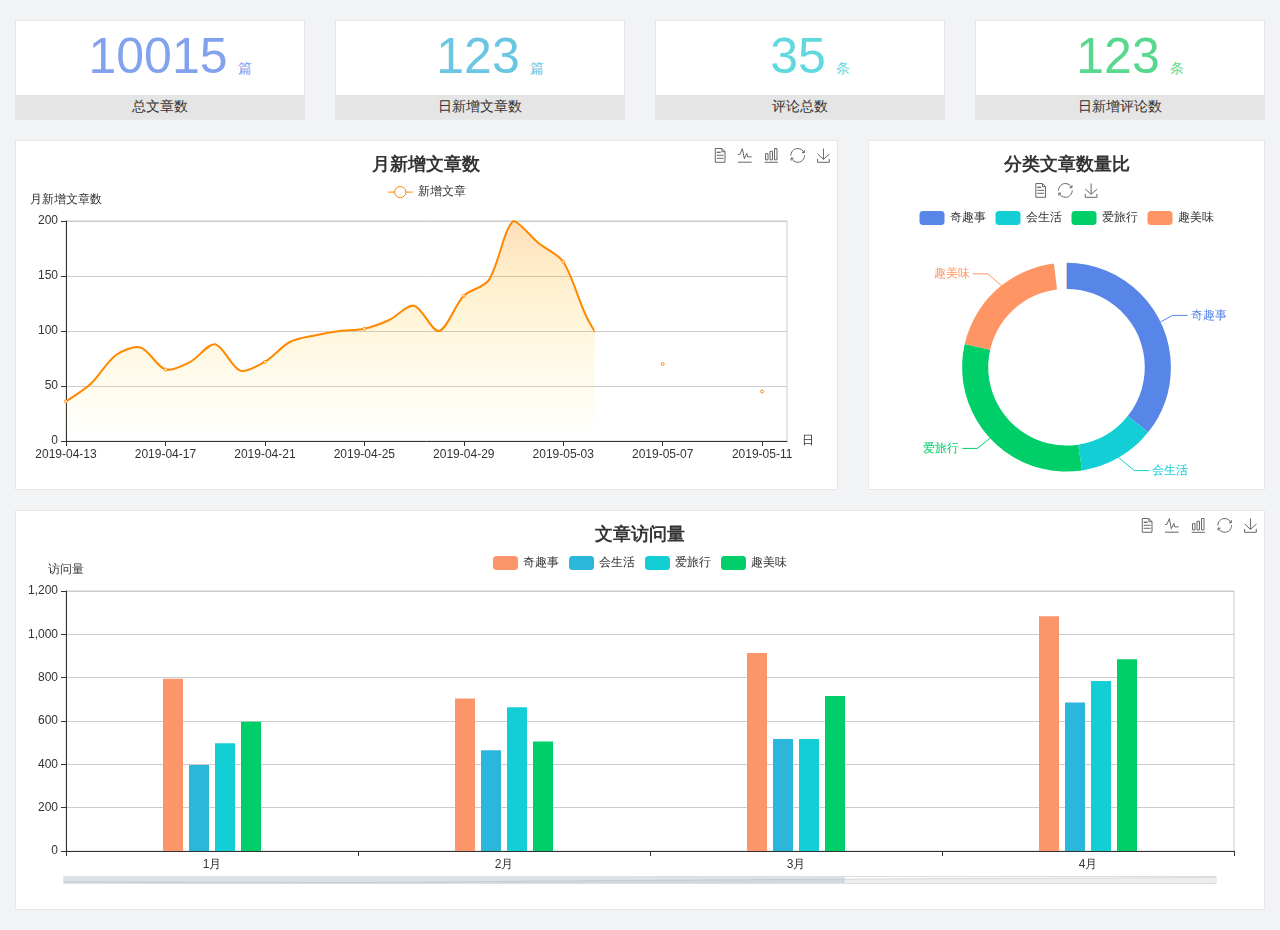
<file: home/dashboard.html>
<!DOCTYPE html>
<html lang="en">

<head>
  <meta charset="UTF-8">
  <meta name="viewport" content="width=device-width, initial-scale=1.0">
  <meta http-equiv="X-UA-Compatible" content="ie=edge">
  <title>图表统计</title>
  <link rel="stylesheet" href="../assets/lib/bootstrap.css" />
  <link rel="stylesheet" href="../assets/lib/main.css" />
  <script src="../assets/lib/jquery.js"></script>
  <script type="text/javascript" src="../assets/lib/echarts.min.js"></script>
</head>

<body>
  <div class="container-fluid">
    <div class="row spannel_list">
      <div class="col-sm-3 col-xs-6">
        <div class="spannel">
          <em>10015</em><span>篇</span>
          <b>总文章数</b>
        </div>
      </div>
      <div class="col-sm-3 col-xs-6">
        <div class="spannel scolor01">
          <em>123</em><span>篇</span>
          <b>日新增文章数</b>
        </div>
      </div>
      <div class="col-sm-3 col-xs-6">
        <div class="spannel scolor02">
          <em>35</em><span>条</span>
          <b>评论总数</b>
        </div>
      </div>
      <div class="col-sm-3 col-xs-6">
        <div class="spannel scolor03">
          <em>123</em><span>条</span>
          <b>日新增评论数</b>
        </div>
      </div>
    </div>
  </div>

  <div class="container-fluid">
    <div class="row curve-pie">
      <div class="col-lg-8 col-md-8">
        <div class="gragh_pannel" id="curve_show"></div>
      </div>
      <div class="col-lg-4 col-md-4">
        <div class="gragh_pannel" id="pie_show"></div>
      </div>
    </div>
  </div>

  <div class="container-fluid">
    <div class="column_pannel" id="column_show"></div>
  </div>

  <script>
    var oChart = echarts.init(document.getElementById('curve_show'));
    var aList_all = [
      { 'count': 36, 'date': '2019-04-13' },
      { 'count': 52, 'date': '2019-04-14' },
      { 'count': 78, 'date': '2019-04-15' },
      { 'count': 85, 'date': '2019-04-16' },
      { 'count': 65, 'date': '2019-04-17' },
      { 'count': 72, 'date': '2019-04-18' },
      { 'count': 88, 'date': '2019-04-19' },
      { 'count': 64, 'date': '2019-04-20' },
      { 'count': 72, 'date': '2019-04-21' },
      { 'count': 90, 'date': '2019-04-22' },
      { 'count': 96, 'date': '2019-04-23' },
      { 'count': 100, 'date': '2019-04-24' },
      { 'count': 102, 'date': '2019-04-25' },
      { 'count': 110, 'date': '2019-04-26' },
      { 'count': 123, 'date': '2019-04-27' },
      { 'count': 100, 'date': '2019-04-28' },
      { 'count': 132, 'date': '2019-04-29' },
      { 'count': 146, 'date': '2019-04-30' },
      { 'count': 200, 'date': '2019-05-01' },
      { 'count': 180, 'date': '2019-05-02' },
      { 'count': 163, 'date': '2019-05-03' },
      { 'count': 110, 'date': '2019-05-04' },
      { 'count': 80, 'date': '2019-05-05' },
      { 'count': 82, 'date': '2019-05-06' },
      { 'count': 70, 'date': '2019-05-07' },
      { 'count': 65, 'date': '2019-05-08' },
      { 'count': 54, 'date': '2019-05-09' },
      { 'count': 40, 'date': '2019-05-10' },
      { 'count': 45, 'date': '2019-05-11' },
      { 'count': 38, 'date': '2019-05-12' },
    ];

    let aCount = [];
    let aDate = [];

    for (var i = 0; i < aList_all.length; i++) {
      aCount.push(aList_all[i].count);
      aDate.push(aList_all[i].date);
    }

    var chartopt = {
      title: {
        text: '月新增文章数',
        left: 'center',
        top: '10'
      },
      tooltip: {
        trigger: 'axis'
      },
      legend: {
        data: ['新增文章'],
        top: '40'
      },
      toolbox: {
        show: true,
        feature: {
          mark: { show: true },
          dataView: { show: true, readOnly: false },
          magicType: { show: true, type: ['line', 'bar'] },
          restore: { show: true },
          saveAsImage: { show: true }
        }
      },
      calculable: true,
      xAxis: [
        {
          name: '日',
          type: 'category',
          boundaryGap: false,
          data: aDate
        }
      ],
      yAxis: [
        {
          name: '月新增文章数',
          type: 'value'
        }
      ],
      series: [
        {
          name: '新增文章',
          type: 'line',
          smooth: true,
          itemStyle: { normal: { areaStyle: { type: 'default' }, color: '#f80' }, lineStyle: { color: '#f80' } },
          data: aCount
        }],
      areaStyle: {
        normal: {
          color: new echarts.graphic.LinearGradient(0, 0, 0, 1, [{
            offset: 0,
            color: 'rgba(255,136,0,0.39)'
          }, {
            offset: .34,
            color: 'rgba(255,180,0,0.25)'
          }, {
            offset: 1,
            color: 'rgba(255,222,0,0.00)'
          }])

        }
      },
      grid: {
        show: true,
        x: 50,
        x2: 50,
        y: 80,
        height: 220
      }
    };

    oChart.setOption(chartopt);


    var oPie = echarts.init(document.getElementById('pie_show'));
    var oPieopt =
    {
      title: {
        top: 10,
        text: '分类文章数量比',
        x: 'center'
      },
      tooltip: {
        trigger: 'item',
        formatter: "{a} <br/>{b} : {c} ({d}%)"
      },
      color: ['#5885e8', '#13cfd5', '#00ce68', '#ff9565'],
      legend: {
        x: 'center',
        top: 65,
        data: ['奇趣事', '会生活', '爱旅行', '趣美味']
      },
      toolbox: {
        show: true,
        x: 'center',
        top: 35,
        feature: {
          mark: { show: true },
          dataView: { show: true, readOnly: false },
          magicType: {
            show: true,
            type: ['pie', 'funnel'],
            option: {
              funnel: {
                x: '25%',
                width: '50%',
                funnelAlign: 'left',
                max: 1548
              }
            }
          },
          restore: { show: true },
          saveAsImage: { show: true }
        }
      },
      calculable: true,
      series: [
        {
          name: '访问来源',
          type: 'pie',
          radius: ['45%', '60%'],
          center: ['50%', '65%'],
          data: [
            { value: 300, name: '奇趣事' },
            { value: 100, name: '会生活' },
            { value: 260, name: '爱旅行' },
            { value: 180, name: '趣美味' }
          ]
        }
      ]
    };
    oPie.setOption(oPieopt);



    var oColumn = this.echarts.init(document.getElementById('column_show'));
    var oColumnopt =
    {
      title: {
        text: '文章访问量',
        left: 'center',
        top: '10'
      },
      tooltip: {
        trigger: 'axis'
      },
      legend: {
        data: ['奇趣事', '会生活', '爱旅行', '趣美味'],
        top: '40'
      },
      toolbox: {
        show: true,
        feature: {
          mark: { show: true },
          dataView: { show: true, readOnly: false },
          magicType: { show: true, type: ['line', 'bar'] },
          restore: { show: true },
          saveAsImage: { show: true }
        }
      },
      calculable: true,
      xAxis: [
        {
          type: 'category',
          data: ['1月', '2月', '3月', '4月', '5月']
        }
      ],
      yAxis: [
        {
          name: '访问量',
          type: 'value'
        }
      ],
      series: [
        {
          name: '奇趣事',
          type: 'bar',
          barWidth: 20,
          itemStyle: {
            normal: { areaStyle: { type: 'default' }, color: '#fd956a' }
          },
          data: [800, 708, 920, 1090, 1200]
        },
        {
          name: '会生活',
          type: 'bar',
          barWidth: 20,
          itemStyle: {
            normal: { areaStyle: { type: 'default' }, color: '#2bb6db' }
          },
          data: [400, 468, 520, 690, 800]
        },
        {
          name: '爱旅行',
          type: 'bar',
          barWidth: 20,
          itemStyle: {
            normal: { areaStyle: { type: 'default' }, color: '#13cfd5' }
          },
          data: [500, 668, 520, 790, 900]
        },
        {
          name: '趣美味',
          type: 'bar',
          barWidth: 20,
          itemStyle: {
            normal: { areaStyle: { type: 'default' }, color: '#00ce68' }
          },
          data: [600, 508, 720, 890, 1000]
        }
      ],
      grid: {
        show: true,
        x: 50,
        x2: 30,
        y: 80,
        height: 260
      },
      dataZoom: [//给x轴设置滚动条
        {
          start: 0,//默认为0
          end: 100 - 1000 / 31,//默认为100
          type: 'slider',
          show: true,
          xAxisIndex: [0],
          handleSize: 0,//滑动条的 左右2个滑动条的大小
          height: 8,//组件高度
          left: 45, //左边的距离
          right: 50,//右边的距离
          bottom: 26,//右边的距离
          handleColor: '#ddd',//h滑动图标的颜色
          handleStyle: {
            borderColor: "#cacaca",
            borderWidth: "1",
            shadowBlur: 2,
            background: "#ddd",
            shadowColor: "#ddd",
          }
        }]
    };
    oColumn.setOption(oColumnopt);
  </script>
</body>

</html>
</file>
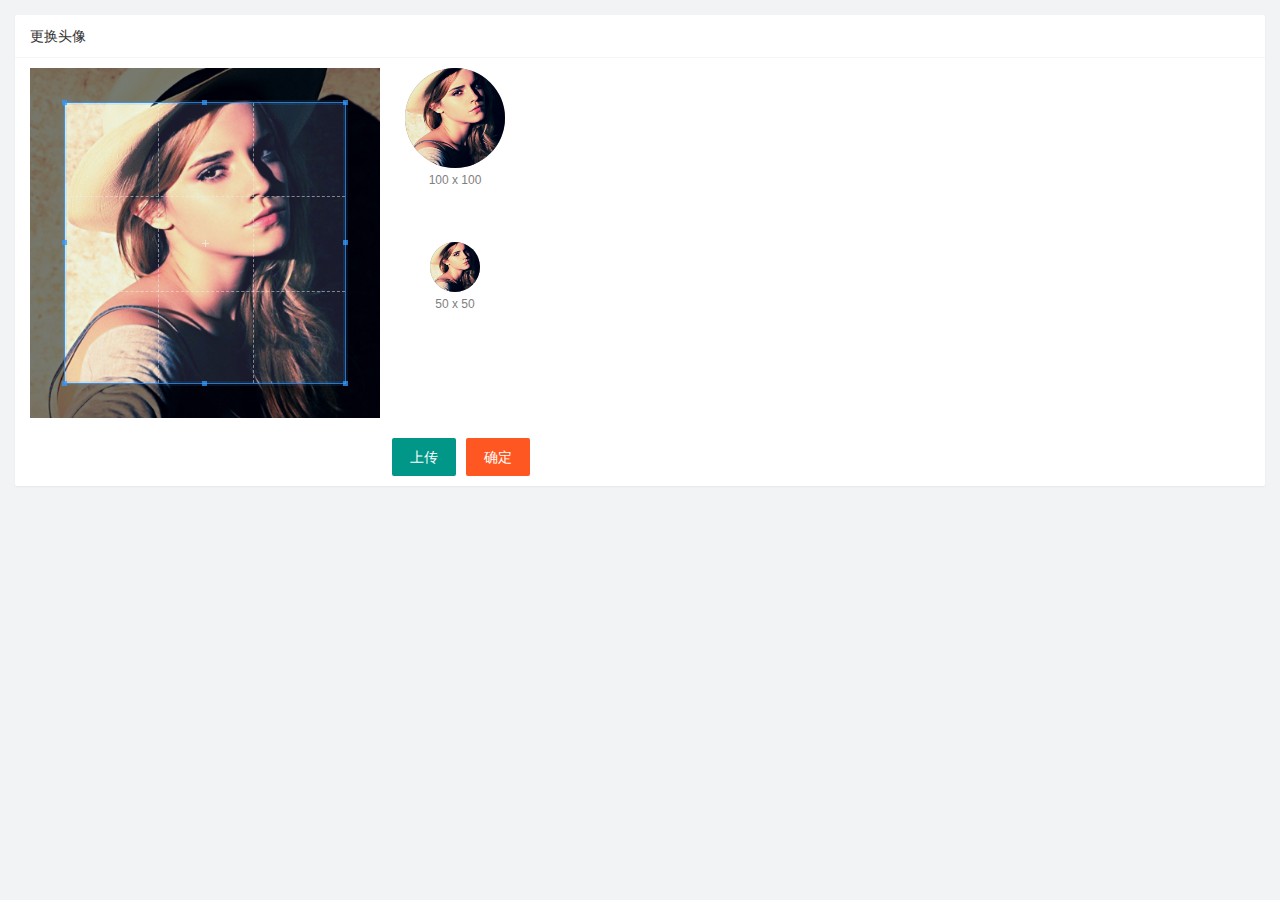
<file: user/user_avatar.html>
<!DOCTYPE html>
<html lang="en">

<head>
    <meta charset="UTF-8">
    <meta http-equiv="X-UA-Compatible" content="IE=edge">
    <meta name="viewport" content="width=device-width, initial-scale=1.0">
    <title>Document</title>
    <link rel="stylesheet" href="../assets/lib/layui/css/layui.css">
    <link rel="stylesheet" href="../assets/lib/cropper/cropper.css">
    <link rel="stylesheet" href="../assets/css/user/user_avatar.css">
</head>

<body>
    <div class="layui-card">
        <div class="layui-card-header">更换头像</div>
        <div class="layui-card-body">
            <!-- 第一行的图片裁剪和预览区域 -->
            <div class="row1">
                <!-- 图片裁剪区域 -->
                <div class="cropper-box">
                    <!-- 这个 img 标签很重要，将来会把它初始化为裁剪区域 -->
                    <img id="image" src="../assets/images/sample.jpg" />
                </div>
                <!-- 图片的预览区域 -->
                <div class="preview-box">
                    <div>
                        <!-- 宽高为 100px 的预览区域 -->
                        <div class="img-preview w100"></div>
                        <p class="size">100 x 100</p>
                    </div>
                    <div>
                        <!-- 宽高为 50px 的预览区域 -->
                        <div class="img-preview w50"></div>
                        <p class="size">50 x 50</p>
                    </div>
                </div>
            </div>

            <!-- 第二行的按钮区域 -->
            <div class="row2">
                <!-- 通过 accept属性，可以指定，允许用户选择什么类型的文件 -->
                <input type="file" id="file" accept="image/png,image/jpeg" />
                <button type="button" class="layui-btn" id="btnChooseImage">上传</button>
                <button type="button" class="layui-btn layui-btn-danger" id='btnUpload'>确定</button>
            </div>
        </div>
    </div>
    <script src="../assets/lib/jquery.js"></script>
    <script src="../assets/lib/layui/layui.all.js"></script>
    <script src="../assets/lib/cropper/Cropper.js"></script>
    <script src="../assets/lib/cropper/jquery-cropper.js"></script>
    <script src="../assets/js/baseAPI.js"></script>
    <script src="../assets/js/user/userAvatar.js"></script>
</body>

</html>
</file>
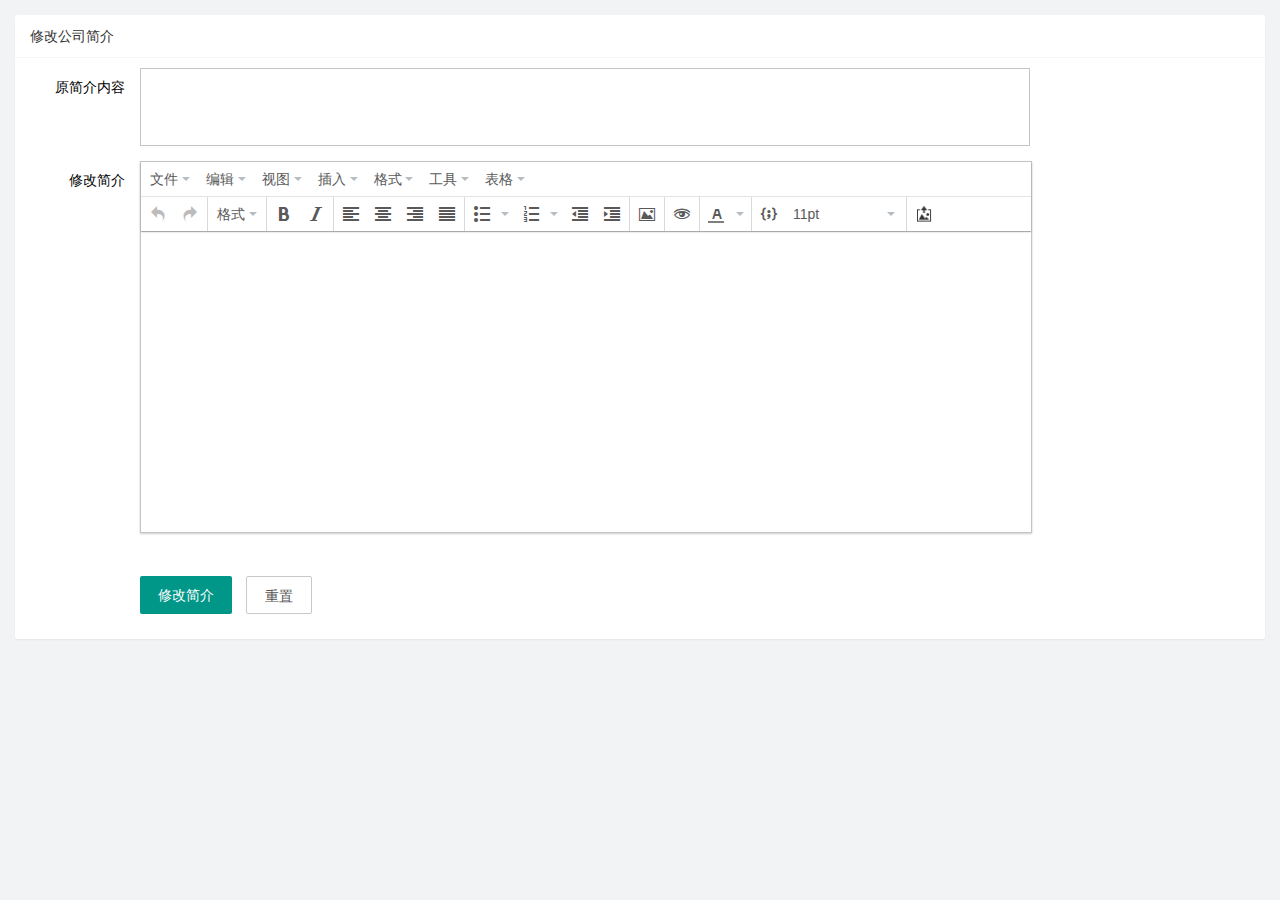
<file: user/user_brief.html>
<!DOCTYPE html>
<html lang="en">
<head>
    <meta charset="UTF-8">
    <meta http-equiv="X-UA-Compatible" content="IE=edge">
    <meta name="viewport" content="width=device-width, initial-scale=1.0">
    <title>Document</title>
    <link rel="stylesheet" href="../assets/lib/layui/css/layui.css">
    <link rel="stylesheet" href="../assets/css/user/user_brief.css">
</head>
<body>
    <div class="layui-card">
        <div class="layui-card-header">修改公司简介</div>
        <div class="layui-card-body">
            <form class="layui-form form-brief" action="" lay-filter="formUserInfo">
                <div class="layui-form-item">
                    <label class="layui-form-label">原简介内容</label>
                    <div class="layui-input-block oldBrief">
                      
                    </div>
                </div>
                <div class="layui-form-item">
                    <!-- 左侧的 label -->
                    <label class="layui-form-label">修改简介</label>
                    <!-- 为富文本编辑器外部的容器设置高度 -->
                    <div class="layui-input-block" style="height: 400px;">
                        <!-- 重要：将来这个 textarea 会被初始化为富文本编辑器 -->
                        <textarea name="content" id="brief_rish"></textarea>
                    </div>
                </div>
                <div class="layui-form-item">
                    <div class="layui-input-block">
                      <button class="layui-btn" lay-submit lay-filter="formDemo">修改简介</button>
                      <button type="reset" class="layui-btn layui-btn-primary">重置</button>
                    </div>
                  </div>
            </form>
        </div>
      </div>
      <script src="../assets/lib/layui/layui.all.js"></script>
    <script src="../assets/lib/jquery.js"></script>
    <!-- 富文本 -->
    <script src="../assets/lib/tinymce/tinymce.min.js"></script>
    <script src="../assets/lib/tinymce/tinymce_setup.js"></script>
    <script src="../assets/js/baseAPI.js"></script>
    <script src="../assets/js/user/userBrief.js"></script>
</body>
</html>
</file>
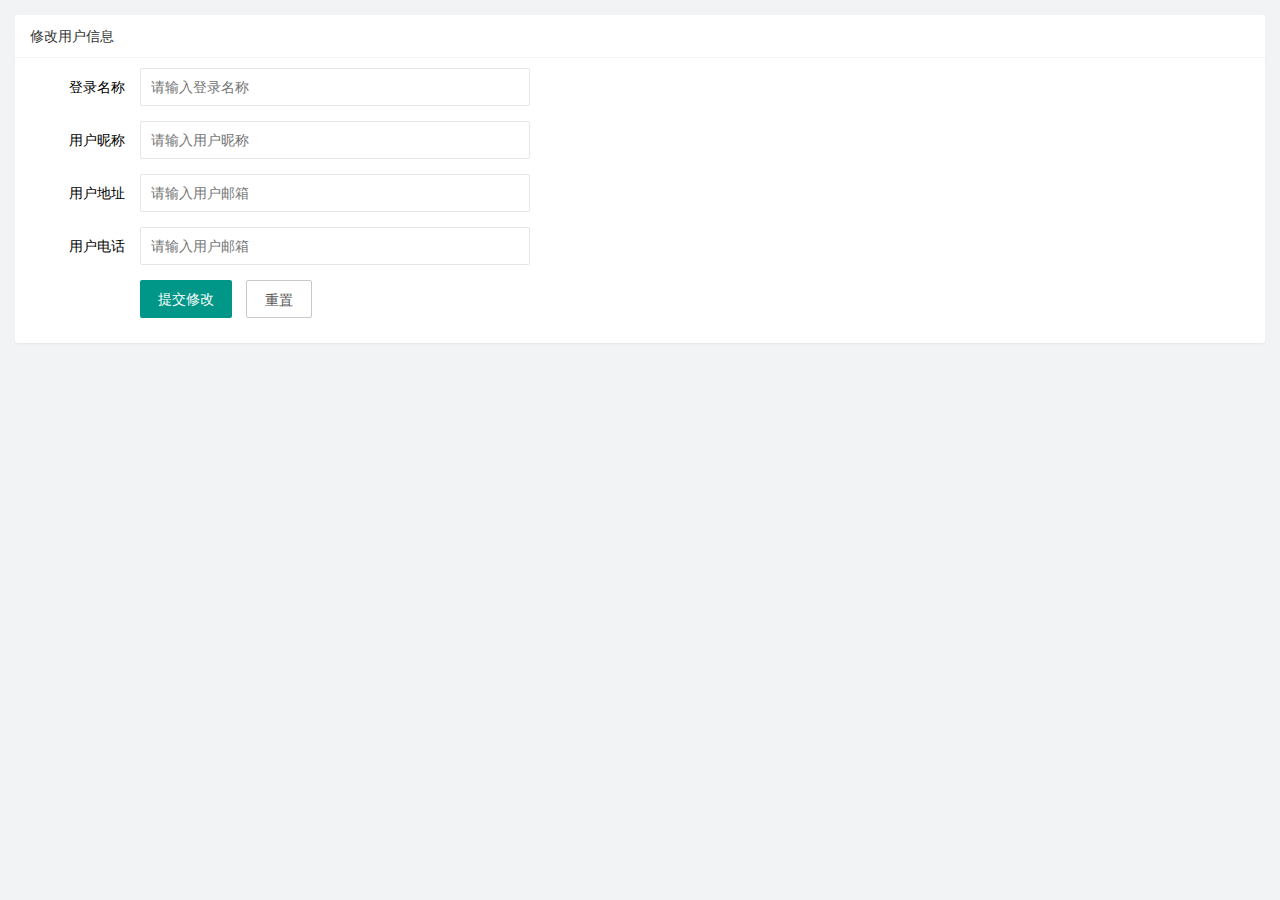
<file: user/user_info.html>
<!DOCTYPE html>
<html lang="en">

<head>
    <meta charset="UTF-8">
    <meta http-equiv="X-UA-Compatible" content="IE=edge">
    <meta name="viewport" content="width=device-width, initial-scale=1.0">
    <title>Document</title>
    <link rel="stylesheet" href="../assets/lib/layui/css/layui.css">
    <link rel="stylesheet" href="../assets/css/user/user_info.css">
</head>

<body>
    <div class="layui-card">
        <div class="layui-card-header">修改用户信息</div>
        <div class="layui-card-body">
            <form class="layui-form" action="" lay-filter="formUserInfo">
                <!-- <input type="hidden" name="id"> -->
                <div class="layui-form-item">
                    <label class="layui-form-label">登录名称</label>
                    <div class="layui-input-block">
                        <input type="text" name="name" required lay-verify="required" placeholder="请输入登录名称"
                            autocomplete="off" class="layui-input" readonly>
                    </div>
                </div>
                <div class="layui-form-item">
                    <label class="layui-form-label">用户昵称</label>
                    <div class="layui-input-block">
                        <input type="text" name="nickname" required lay-verify="required|nickname" placeholder="请输入用户昵称"
                            autocomplete="off" class="layui-input">
                    </div>
                </div>
                <div class="layui-form-item">
                    <label class="layui-form-label">用户地址</label>
                    <div class="layui-input-block">
                        <input type="text" name="address" required lay-verify="required" placeholder="请输入用户邮箱"
                            autocomplete="off" class="layui-input">
                    </div>
                </div>
                <div class="layui-form-item">
                    <label class="layui-form-label">用户电话</label>
                    <div class="layui-input-block">
                        <input type="text" name="phone" required lay-verify="required" placeholder="请输入用户邮箱"
                            autocomplete="off" class="layui-input">
                    </div>
                </div>
                <div class="layui-form-item">
                    <div class="layui-input-block">
                      <button class="layui-btn" lay-submit lay-filter="formDemo">提交修改</button>
                      <button type="reset" class="layui-btn layui-btn-primary">重置</button>
                    </div>
                  </div>
            </form>
        </div>
    </div>

    <script src="../assets/lib/layui/layui.all.js"></script>
    <script src="../assets/lib/jquery.js"></script>
    <script src="../assets/js/baseAPI.js"></script>
    <script src="../assets/js/user/userInfo.js"></script>
</body>

</html>
</file>
<file: assets/lib/main.css>
body{
    font-family:'MicroSoft YaHei';
    background-color: #f2f3f5;
}
.main_wrap{
    position:fixed;
    width:100%;
    height:100%;
    left:0px;
    top:0px;
    background:url('../images/login_bg.jpg'); 
    background-size:100% 100%; 
  }
.header{
    width:1200px;
    overflow: hidden;
    margin:20px auto 0;
}
.heade .logo{
    float: left;
}
.header .copyright{
    float:right;
    font-size:12px;
    color:#fff;
    text-align:right;
    line-height:20px;
    margin-top:10px;
}
.login_form_con{
    position:absolute;
    left:50%;
    top:50%;
    margin-left:-200px;
    margin-top:-155px;
    width:400px;
    height:310px;
    background-color: #edeff0;
}

.login_form{
    position: relative;
}

.login_form .icon-user{
    position:absolute;
    font-size:16px;
    color:#999;
    left:46px;
    top:12px;
}
.login_form .icon-key{
    position:absolute;
    font-size:18px;
    color:#999;
    left:46px;
    top:78px;
}
.login_title{
    height:60px;
    background:url('../images/login_title.png') center center no-repeat #fff;
}
.input_txt,.input_pass,.input_sub{
    display:block;
    width:334px;
    height:37px;
    padding:0px;
    text-indent:40px;
    border:1px solid #ddd;
    margin:27px auto 0;
    outline:none;
}
.input_sub{
    margin-top:40px;
    height:42px;
    background-color: #19b9e7;
    text-indent:0px;
    font-size:18px;
    color:#fff;
    cursor: pointer;
}
.input_sub:hover{
    background-color: #08a0cc;
}

.sider{
    position:fixed;
    left:0;
    top:0;
    bottom:0;
    width:210px;
    background-color: #323745;
}
.sider .logo{
    display:block;
    height:56px;
    background-color: #242732;
    overflow: hidden;
}
.sider .logo img{
    display:block;
    margin:6px auto 0;
}
.user_info{
    height:79px;
    border-bottom:1px solid #5a5e6b;
}

.user_info img{
    float: left;
    width:40px;
    height:40px;
    border-radius:20px;
    margin:19px 0 0 30px;
}
.user_info span{
    float: left;
    width:120px;
    font-size:12px;
    color:#fff;
    margin:23px 0 0 20px;
}
.user_info b{
    float: left;
    width: 120px;
    font-weight:normal;
    font-size:12px;
    color:#adafb5;
    margin:2px 0 0 20px;
}

.menu .level01{
    height:50px;
    line-height:50px;
}
.menu .level01 a{
    display:block;
    height:50px;
    font-size:12px;
    color:#adafb5;
    overflow: hidden;
}
.menu .level01.active a{
    background-color: #1378f0;
    color:#fff;
}
.menu .level01.active i{
    color:#fff;
}

.menu .level01 a:hover{
    background-color: #1378f0;
    color:#fff;
}
.menu .level01 a:hover i{
    color:#fff;
}
.menu .level01 i{
    color:#61646f;
    font-size:22px;
    float: left;
    margin-left:26px;
}
.menu .level01 span{
    float: left;
    margin-left:10px;
}
.menu .level01 b{
    float: right;
    margin-right:20px;
    font-weight:normal;
    transform:rotate(90deg);
    transition:all 500ms ease;
}

.menu .level01 .rotate0{
    transform:rotate(0deg);
}

.menu .level02{
    background: #242732;
    display:none;
}


.menu .level02 li{
    height:40px;
    line-height:40px;
}
.menu .level02 li a{
    display:block;
    height:40px;
    font-size:12px;
    color:#adafb5;
    overflow: hidden;
}

.menu .level02 li a:hover{
    background-color: #1378f0;
    color:#fff;
}

.menu .level02 li i{
    font-size:12px;
    float: left;
    margin-left:60px;
}
.menu .level02 li span{
    font-size:12px;
    float: left;
    margin-left:5px;
}

.menu .level02 .active a{
    color:#ffae00;
}

.header_bar{
    position:fixed;
    left:210px;
    right:0;
    top:0;
    height:56px;
    background-color: #fff;
}

.main{
    position:fixed;
    left:210px;
    top:56px;
    right:0;
    bottom:0;
    background-color: #f2f3f5;
}

.search_form{
    width:218px;
    height:33px;
    border:1px solid #ddd;
    background-color: #f2f3f5;
    border-radius:16px;
    float: left;
    margin:12px 0 0 27px;
}

.search_form input{
    padding:0px;
    margin:0px;
    border:0px;
    float: left;
    background-color: #f2f3f5;
    font-size:12px;
    width:175px;
    height:31px;
    margin-left:12px;
    outline:none;
   
}

.search_form .icon-search{
    line-height:33px;
    cursor: pointer;
    font-size:18px;
    color:#abaebb;
}
.user_center_link{
    float:right;

}
.user_center_link a{
    line-height:56px;
    font-size:12px;
    color:#999;
    margin-right:15px;
}
.user_center_link a:hover{
    color:#ffae00
}

.user_center_link img{
    width:42px;
    height:42px;
    border-radius:32px;
    margin-right:10px;
}

.spannel_list{
    margin-top:20px;
}

.spannel{
	height:100px;
	overflow:hidden;
	text-align:center;
    position:relative;
    background-color: #fff;
    border:1px solid #e7e7e9;
    margin-bottom:20px;
}

.spannel em{
    font-style:normal;
	font-size:50px;
	line-height:50px;
	display:inline-block;
	margin:10px 0 0 20px;
	font-family:'Arial';
	color:#83a2ed;
}

.spannel span{
	font-size:14px;
	display:inline-block;
	color:#83a2ed;
	margin-left:10px;
}

.spannel b{
	position:absolute;
	left:0;
	bottom:0;
	width:100%;
	line-height:24px;
	background:#e5e5e5;
	color:#333;
	font-size:14px;
	font-weight:normal;
}

.scolor01 em,.scolor01 span{
	color:#6ac6e2;
}

.scolor02 em,.scolor02 span{
	color:#5fd9de;
}

.scolor03 em,.scolor03 span{
	color:#58d88e;
}


.gragh_pannel{
    height:350px;
    border:1px solid #e7e7e9;
    background-color: #fff!important; 
    margin-bottom:20px;  
}

.column_pannel{
    margin-bottom:20px;
    height:400px;
    border:1px solid #e7e7e9;
    background-color: #fff!important;   
}

.common_title{
    line-height:42px;
    background-color: #fbfbfb;
    border:1px solid #e7e7e9;
    margin-top:20px;
    text-indent: 15px;
    font-size:14px;
    color:#333;
}

.common_con{
    border:1px solid #e7e7e9;
    border-top:0px;
    background-color: #fff;
    padding-bottom:20px;
    margin-bottom:20px;
}
.opt_btns{
    margin-top:20px;
}

.mp20{
    margin-top:20px;
}

.pagination{   
   margin:0;
}

.article_form{
    margin-top:20px;
}

.form-group{
    margin-bottom:25px;
}

.form-group label{
    font-weight:normal;
    color:#666;
}

.icon-icondate{
    line-height:16px;
}

.user_pic{
    width:100px;
    height:100px;
    margin-bottom:10px;
}

.article_cover{
    width:200px;
    height:200px;
    margin-bottom:10px;
}
</file>
<file: assets/lib/layui/css/layui.css>
/** layui-v2.5.5 MIT License By https://www.layui.com */
 .layui-inline,img{display:inline-block;vertical-align:middle}h1,h2,h3,h4,h5,h6{font-weight:400}.layui-edge,.layui-header,.layui-inline,.layui-main{position:relative}.layui-body,.layui-edge,.layui-elip{overflow:hidden}.layui-btn,.layui-edge,.layui-inline,img{vertical-align:middle}.layui-btn,.layui-disabled,.layui-icon,.layui-unselect{-moz-user-select:none;-webkit-user-select:none;-ms-user-select:none}.layui-elip,.layui-form-checkbox span,.layui-form-pane .layui-form-label{text-overflow:ellipsis;white-space:nowrap}.layui-breadcrumb,.layui-tree-btnGroup{visibility:hidden}blockquote,body,button,dd,div,dl,dt,form,h1,h2,h3,h4,h5,h6,input,li,ol,p,pre,td,textarea,th,ul{margin:0;padding:0;-webkit-tap-highlight-color:rgba(0,0,0,0)}a:active,a:hover{outline:0}img{border:none}li{list-style:none}table{border-collapse:collapse;border-spacing:0}h4,h5,h6{font-size:100%}button,input,optgroup,option,select,textarea{font-family:inherit;font-size:inherit;font-style:inherit;font-weight:inherit;outline:0}pre{white-space:pre-wrap;white-space:-moz-pre-wrap;white-space:-pre-wrap;white-space:-o-pre-wrap;word-wrap:break-word}body{line-height:24px;font:14px Helvetica Neue,Helvetica,PingFang SC,Tahoma,Arial,sans-serif}hr{height:1px;margin:10px 0;border:0;clear:both}a{color:#333;text-decoration:none}a:hover{color:#777}a cite{font-style:normal;*cursor:pointer}.layui-border-box,.layui-border-box *{box-sizing:border-box}.layui-box,.layui-box *{box-sizing:content-box}.layui-clear{clear:both;*zoom:1}.layui-clear:after{content:'\20';clear:both;*zoom:1;display:block;height:0}.layui-inline{*display:inline;*zoom:1}.layui-edge{display:inline-block;width:0;height:0;border-width:6px;border-style:dashed;border-color:transparent}.layui-edge-top{top:-4px;border-bottom-color:#999;border-bottom-style:solid}.layui-edge-right{border-left-color:#999;border-left-style:solid}.layui-edge-bottom{top:2px;border-top-color:#999;border-top-style:solid}.layui-edge-left{border-right-color:#999;border-right-style:solid}.layui-disabled,.layui-disabled:hover{color:#d2d2d2!important;cursor:not-allowed!important}.layui-circle{border-radius:100%}.layui-show{display:block!important}.layui-hide{display:none!important}@font-face{font-family:layui-icon;src:url(../font/iconfont.eot?v=250);src:url(../font/iconfont.eot?v=250#iefix) format('embedded-opentype'),url(../font/iconfont.woff2?v=250) format('woff2'),url(../font/iconfont.woff?v=250) format('woff'),url(../font/iconfont.ttf?v=250) format('truetype'),url(../font/iconfont.svg?v=250#layui-icon) format('svg')}.layui-icon{font-family:layui-icon!important;font-size:16px;font-style:normal;-webkit-font-smoothing:antialiased;-moz-osx-font-smoothing:grayscale}.layui-icon-reply-fill:before{content:"\e611"}.layui-icon-set-fill:before{content:"\e614"}.layui-icon-menu-fill:before{content:"\e60f"}.layui-icon-search:before{content:"\e615"}.layui-icon-share:before{content:"\e641"}.layui-icon-set-sm:before{content:"\e620"}.layui-icon-engine:before{content:"\e628"}.layui-icon-close:before{content:"\1006"}.layui-icon-close-fill:before{content:"\1007"}.layui-icon-chart-screen:before{content:"\e629"}.layui-icon-star:before{content:"\e600"}.layui-icon-circle-dot:before{content:"\e617"}.layui-icon-chat:before{content:"\e606"}.layui-icon-release:before{content:"\e609"}.layui-icon-list:before{content:"\e60a"}.layui-icon-chart:before{content:"\e62c"}.layui-icon-ok-circle:before{content:"\1005"}.layui-icon-layim-theme:before{content:"\e61b"}.layui-icon-table:before{content:"\e62d"}.layui-icon-right:before{content:"\e602"}.layui-icon-left:before{content:"\e603"}.layui-icon-cart-simple:before{content:"\e698"}.layui-icon-face-cry:before{content:"\e69c"}.layui-icon-face-smile:before{content:"\e6af"}.layui-icon-survey:before{content:"\e6b2"}.layui-icon-tree:before{content:"\e62e"}.layui-icon-upload-circle:before{content:"\e62f"}.layui-icon-add-circle:before{content:"\e61f"}.layui-icon-download-circle:before{content:"\e601"}.layui-icon-templeate-1:before{content:"\e630"}.layui-icon-util:before{content:"\e631"}.layui-icon-face-surprised:before{content:"\e664"}.layui-icon-edit:before{content:"\e642"}.layui-icon-speaker:before{content:"\e645"}.layui-icon-down:before{content:"\e61a"}.layui-icon-file:before{content:"\e621"}.layui-icon-layouts:before{content:"\e632"}.layui-icon-rate-half:before{content:"\e6c9"}.layui-icon-add-circle-fine:before{content:"\e608"}.layui-icon-prev-circle:before{content:"\e633"}.layui-icon-read:before{content:"\e705"}.layui-icon-404:before{content:"\e61c"}.layui-icon-carousel:before{content:"\e634"}.layui-icon-help:before{content:"\e607"}.layui-icon-code-circle:before{content:"\e635"}.layui-icon-water:before{content:"\e636"}.layui-icon-username:before{content:"\e66f"}.layui-icon-find-fill:before{content:"\e670"}.layui-icon-about:before{content:"\e60b"}.layui-icon-location:before{content:"\e715"}.layui-icon-up:before{content:"\e619"}.layui-icon-pause:before{content:"\e651"}.layui-icon-date:before{content:"\e637"}.layui-icon-layim-uploadfile:before{content:"\e61d"}.layui-icon-delete:before{content:"\e640"}.layui-icon-play:before{content:"\e652"}.layui-icon-top:before{content:"\e604"}.layui-icon-friends:before{content:"\e612"}.layui-icon-refresh-3:before{content:"\e9aa"}.layui-icon-ok:before{content:"\e605"}.layui-icon-layer:before{content:"\e638"}.layui-icon-face-smile-fine:before{content:"\e60c"}.layui-icon-dollar:before{content:"\e659"}.layui-icon-group:before{content:"\e613"}.layui-icon-layim-download:before{content:"\e61e"}.layui-icon-picture-fine:before{content:"\e60d"}.layui-icon-link:before{content:"\e64c"}.layui-icon-diamond:before{content:"\e735"}.layui-icon-log:before{content:"\e60e"}.layui-icon-rate-solid:before{content:"\e67a"}.layui-icon-fonts-del:before{content:"\e64f"}.layui-icon-unlink:before{content:"\e64d"}.layui-icon-fonts-clear:before{content:"\e639"}.layui-icon-triangle-r:before{content:"\e623"}.layui-icon-circle:before{content:"\e63f"}.layui-icon-radio:before{content:"\e643"}.layui-icon-align-center:before{content:"\e647"}.layui-icon-align-right:before{content:"\e648"}.layui-icon-align-left:before{content:"\e649"}.layui-icon-loading-1:before{content:"\e63e"}.layui-icon-return:before{content:"\e65c"}.layui-icon-fonts-strong:before{content:"\e62b"}.layui-icon-upload:before{content:"\e67c"}.layui-icon-dialogue:before{content:"\e63a"}.layui-icon-video:before{content:"\e6ed"}.layui-icon-headset:before{content:"\e6fc"}.layui-icon-cellphone-fine:before{content:"\e63b"}.layui-icon-add-1:before{content:"\e654"}.layui-icon-face-smile-b:before{content:"\e650"}.layui-icon-fonts-html:before{content:"\e64b"}.layui-icon-form:before{content:"\e63c"}.layui-icon-cart:before{content:"\e657"}.layui-icon-camera-fill:before{content:"\e65d"}.layui-icon-tabs:before{content:"\e62a"}.layui-icon-fonts-code:before{content:"\e64e"}.layui-icon-fire:before{content:"\e756"}.layui-icon-set:before{content:"\e716"}.layui-icon-fonts-u:before{content:"\e646"}.layui-icon-triangle-d:before{content:"\e625"}.layui-icon-tips:before{content:"\e702"}.layui-icon-picture:before{content:"\e64a"}.layui-icon-more-vertical:before{content:"\e671"}.layui-icon-flag:before{content:"\e66c"}.layui-icon-loading:before{content:"\e63d"}.layui-icon-fonts-i:before{content:"\e644"}.layui-icon-refresh-1:before{content:"\e666"}.layui-icon-rmb:before{content:"\e65e"}.layui-icon-home:before{content:"\e68e"}.layui-icon-user:before{content:"\e770"}.layui-icon-notice:before{content:"\e667"}.layui-icon-login-weibo:before{content:"\e675"}.layui-icon-voice:before{content:"\e688"}.layui-icon-upload-drag:before{content:"\e681"}.layui-icon-login-qq:before{content:"\e676"}.layui-icon-snowflake:before{content:"\e6b1"}.layui-icon-file-b:before{content:"\e655"}.layui-icon-template:before{content:"\e663"}.layui-icon-auz:before{content:"\e672"}.layui-icon-console:before{content:"\e665"}.layui-icon-app:before{content:"\e653"}.layui-icon-prev:before{content:"\e65a"}.layui-icon-website:before{content:"\e7ae"}.layui-icon-next:before{content:"\e65b"}.layui-icon-component:before{content:"\e857"}.layui-icon-more:before{content:"\e65f"}.layui-icon-login-wechat:before{content:"\e677"}.layui-icon-shrink-right:before{content:"\e668"}.layui-icon-spread-left:before{content:"\e66b"}.layui-icon-camera:before{content:"\e660"}.layui-icon-note:before{content:"\e66e"}.layui-icon-refresh:before{content:"\e669"}.layui-icon-female:before{content:"\e661"}.layui-icon-male:before{content:"\e662"}.layui-icon-password:before{content:"\e673"}.layui-icon-senior:before{content:"\e674"}.layui-icon-theme:before{content:"\e66a"}.layui-icon-tread:before{content:"\e6c5"}.layui-icon-praise:before{content:"\e6c6"}.layui-icon-star-fill:before{content:"\e658"}.layui-icon-rate:before{content:"\e67b"}.layui-icon-template-1:before{content:"\e656"}.layui-icon-vercode:before{content:"\e679"}.layui-icon-cellphone:before{content:"\e678"}.layui-icon-screen-full:before{content:"\e622"}.layui-icon-screen-restore:before{content:"\e758"}.layui-icon-cols:before{content:"\e610"}.layui-icon-export:before{content:"\e67d"}.layui-icon-print:before{content:"\e66d"}.layui-icon-slider:before{content:"\e714"}.layui-icon-addition:before{content:"\e624"}.layui-icon-subtraction:before{content:"\e67e"}.layui-icon-service:before{content:"\e626"}.layui-icon-transfer:before{content:"\e691"}.layui-main{width:1140px;margin:0 auto}.layui-header{z-index:1000;height:60px}.layui-header a:hover{transition:all .5s;-webkit-transition:all .5s}.layui-side{position:fixed;left:0;top:0;bottom:0;z-index:999;width:200px;overflow-x:hidden}.layui-side-scroll{position:relative;width:220px;height:100%;overflow-x:hidden}.layui-body{position:absolute;left:200px;right:0;top:0;bottom:0;z-index:998;width:auto;overflow-y:auto;box-sizing:border-box}.layui-layout-body{overflow:hidden}.layui-layout-admin .layui-header{background-color:#23262E}.layui-layout-admin .layui-side{top:60px;width:200px;overflow-x:hidden}.layui-layout-admin .layui-body{position:fixed;top:60px;bottom:44px}.layui-layout-admin .layui-main{width:auto;margin:0 15px}.layui-layout-admin .layui-footer{position:fixed;left:200px;right:0;bottom:0;height:44px;line-height:44px;padding:0 15px;background-color:#eee}.layui-layout-admin .layui-logo{position:absolute;left:0;top:0;width:200px;height:100%;line-height:60px;text-align:center;color:#009688;font-size:16px}.layui-layout-admin .layui-header .layui-nav{background:0 0}.layui-layout-left{position:absolute!important;left:200px;top:0}.layui-layout-right{position:absolute!important;right:0;top:0}.layui-container{position:relative;margin:0 auto;padding:0 15px;box-sizing:border-box}.layui-fluid{position:relative;margin:0 auto;padding:0 15px}.layui-row:after,.layui-row:before{content:'';display:block;clear:both}.layui-col-lg1,.layui-col-lg10,.layui-col-lg11,.layui-col-lg12,.layui-col-lg2,.layui-col-lg3,.layui-col-lg4,.layui-col-lg5,.layui-col-lg6,.layui-col-lg7,.layui-col-lg8,.layui-col-lg9,.layui-col-md1,.layui-col-md10,.layui-col-md11,.layui-col-md12,.layui-col-md2,.layui-col-md3,.layui-col-md4,.layui-col-md5,.layui-col-md6,.layui-col-md7,.layui-col-md8,.layui-col-md9,.layui-col-sm1,.layui-col-sm10,.layui-col-sm11,.layui-col-sm12,.layui-col-sm2,.layui-col-sm3,.layui-col-sm4,.layui-col-sm5,.layui-col-sm6,.layui-col-sm7,.layui-col-sm8,.layui-col-sm9,.layui-col-xs1,.layui-col-xs10,.layui-col-xs11,.layui-col-xs12,.layui-col-xs2,.layui-col-xs3,.layui-col-xs4,.layui-col-xs5,.layui-col-xs6,.layui-col-xs7,.layui-col-xs8,.layui-col-xs9{position:relative;display:block;box-sizing:border-box}.layui-col-xs1,.layui-col-xs10,.layui-col-xs11,.layui-col-xs12,.layui-col-xs2,.layui-col-xs3,.layui-col-xs4,.layui-col-xs5,.layui-col-xs6,.layui-col-xs7,.layui-col-xs8,.layui-col-xs9{float:left}.layui-col-xs1{width:8.33333333%}.layui-col-xs2{width:16.66666667%}.layui-col-xs3{width:25%}.layui-col-xs4{width:33.33333333%}.layui-col-xs5{width:41.66666667%}.layui-col-xs6{width:50%}.layui-col-xs7{width:58.33333333%}.layui-col-xs8{width:66.66666667%}.layui-col-xs9{width:75%}.layui-col-xs10{width:83.33333333%}.layui-col-xs11{width:91.66666667%}.layui-col-xs12{width:100%}.layui-col-xs-offset1{margin-left:8.33333333%}.layui-col-xs-offset2{margin-left:16.66666667%}.layui-col-xs-offset3{margin-left:25%}.layui-col-xs-offset4{margin-left:33.33333333%}.layui-col-xs-offset5{margin-left:41.66666667%}.layui-col-xs-offset6{margin-left:50%}.layui-col-xs-offset7{margin-left:58.33333333%}.layui-col-xs-offset8{margin-left:66.66666667%}.layui-col-xs-offset9{margin-left:75%}.layui-col-xs-offset10{margin-left:83.33333333%}.layui-col-xs-offset11{margin-left:91.66666667%}.layui-col-xs-offset12{margin-left:100%}@media screen and (max-width:768px){.layui-hide-xs{display:none!important}.layui-show-xs-block{display:block!important}.layui-show-xs-inline{display:inline!important}.layui-show-xs-inline-block{display:inline-block!important}}@media screen and (min-width:768px){.layui-container{width:750px}.layui-hide-sm{display:none!important}.layui-show-sm-block{display:block!important}.layui-show-sm-inline{display:inline!important}.layui-show-sm-inline-block{display:inline-block!important}.layui-col-sm1,.layui-col-sm10,.layui-col-sm11,.layui-col-sm12,.layui-col-sm2,.layui-col-sm3,.layui-col-sm4,.layui-col-sm5,.layui-col-sm6,.layui-col-sm7,.layui-col-sm8,.layui-col-sm9{float:left}.layui-col-sm1{width:8.33333333%}.layui-col-sm2{width:16.66666667%}.layui-col-sm3{width:25%}.layui-col-sm4{width:33.33333333%}.layui-col-sm5{width:41.66666667%}.layui-col-sm6{width:50%}.layui-col-sm7{width:58.33333333%}.layui-col-sm8{width:66.66666667%}.layui-col-sm9{width:75%}.layui-col-sm10{width:83.33333333%}.layui-col-sm11{width:91.66666667%}.layui-col-sm12{width:100%}.layui-col-sm-offset1{margin-left:8.33333333%}.layui-col-sm-offset2{margin-left:16.66666667%}.layui-col-sm-offset3{margin-left:25%}.layui-col-sm-offset4{margin-left:33.33333333%}.layui-col-sm-offset5{margin-left:41.66666667%}.layui-col-sm-offset6{margin-left:50%}.layui-col-sm-offset7{margin-left:58.33333333%}.layui-col-sm-offset8{margin-left:66.66666667%}.layui-col-sm-offset9{margin-left:75%}.layui-col-sm-offset10{margin-left:83.33333333%}.layui-col-sm-offset11{margin-left:91.66666667%}.layui-col-sm-offset12{margin-left:100%}}@media screen and (min-width:992px){.layui-container{width:970px}.layui-hide-md{display:none!important}.layui-show-md-block{display:block!important}.layui-show-md-inline{display:inline!important}.layui-show-md-inline-block{display:inline-block!important}.layui-col-md1,.layui-col-md10,.layui-col-md11,.layui-col-md12,.layui-col-md2,.layui-col-md3,.layui-col-md4,.layui-col-md5,.layui-col-md6,.layui-col-md7,.layui-col-md8,.layui-col-md9{float:left}.layui-col-md1{width:8.33333333%}.layui-col-md2{width:16.66666667%}.layui-col-md3{width:25%}.layui-col-md4{width:33.33333333%}.layui-col-md5{width:41.66666667%}.layui-col-md6{width:50%}.layui-col-md7{width:58.33333333%}.layui-col-md8{width:66.66666667%}.layui-col-md9{width:75%}.layui-col-md10{width:83.33333333%}.layui-col-md11{width:91.66666667%}.layui-col-md12{width:100%}.layui-col-md-offset1{margin-left:8.33333333%}.layui-col-md-offset2{margin-left:16.66666667%}.layui-col-md-offset3{margin-left:25%}.layui-col-md-offset4{margin-left:33.33333333%}.layui-col-md-offset5{margin-left:41.66666667%}.layui-col-md-offset6{margin-left:50%}.layui-col-md-offset7{margin-left:58.33333333%}.layui-col-md-offset8{margin-left:66.66666667%}.layui-col-md-offset9{margin-left:75%}.layui-col-md-offset10{margin-left:83.33333333%}.layui-col-md-offset11{margin-left:91.66666667%}.layui-col-md-offset12{margin-left:100%}}@media screen and (min-width:1200px){.layui-container{width:1170px}.layui-hide-lg{display:none!important}.layui-show-lg-block{display:block!important}.layui-show-lg-inline{display:inline!important}.layui-show-lg-inline-block{display:inline-block!important}.layui-col-lg1,.layui-col-lg10,.layui-col-lg11,.layui-col-lg12,.layui-col-lg2,.layui-col-lg3,.layui-col-lg4,.layui-col-lg5,.layui-col-lg6,.layui-col-lg7,.layui-col-lg8,.layui-col-lg9{float:left}.layui-col-lg1{width:8.33333333%}.layui-col-lg2{width:16.66666667%}.layui-col-lg3{width:25%}.layui-col-lg4{width:33.33333333%}.layui-col-lg5{width:41.66666667%}.layui-col-lg6{width:50%}.layui-col-lg7{width:58.33333333%}.layui-col-lg8{width:66.66666667%}.layui-col-lg9{width:75%}.layui-col-lg10{width:83.33333333%}.layui-col-lg11{width:91.66666667%}.layui-col-lg12{width:100%}.layui-col-lg-offset1{margin-left:8.33333333%}.layui-col-lg-offset2{margin-left:16.66666667%}.layui-col-lg-offset3{margin-left:25%}.layui-col-lg-offset4{margin-left:33.33333333%}.layui-col-lg-offset5{margin-left:41.66666667%}.layui-col-lg-offset6{margin-left:50%}.layui-col-lg-offset7{margin-left:58.33333333%}.layui-col-lg-offset8{margin-left:66.66666667%}.layui-col-lg-offset9{margin-left:75%}.layui-col-lg-offset10{margin-left:83.33333333%}.layui-col-lg-offset11{margin-left:91.66666667%}.layui-col-lg-offset12{margin-left:100%}}.layui-col-space1{margin:-.5px}.layui-col-space1>*{padding:.5px}.layui-col-space3{margin:-1.5px}.layui-col-space3>*{padding:1.5px}.layui-col-space5{margin:-2.5px}.layui-col-space5>*{padding:2.5px}.layui-col-space8{margin:-3.5px}.layui-col-space8>*{padding:3.5px}.layui-col-space10{margin:-5px}.layui-col-space10>*{padding:5px}.layui-col-space12{margin:-6px}.layui-col-space12>*{padding:6px}.layui-col-space15{margin:-7.5px}.layui-col-space15>*{padding:7.5px}.layui-col-space18{margin:-9px}.layui-col-space18>*{padding:9px}.layui-col-space20{margin:-10px}.layui-col-space20>*{padding:10px}.layui-col-space22{margin:-11px}.layui-col-space22>*{padding:11px}.layui-col-space25{margin:-12.5px}.layui-col-space25>*{padding:12.5px}.layui-col-space30{margin:-15px}.layui-col-space30>*{padding:15px}.layui-btn,.layui-input,.layui-select,.layui-textarea,.layui-upload-button{outline:0;-webkit-appearance:none;transition:all .3s;-webkit-transition:all .3s;box-sizing:border-box}.layui-elem-quote{margin-bottom:10px;padding:15px;line-height:22px;border-left:5px solid #009688;border-radius:0 2px 2px 0;background-color:#f2f2f2}.layui-quote-nm{border-style:solid;border-width:1px 1px 1px 5px;background:0 0}.layui-elem-field{margin-bottom:10px;padding:0;border-width:1px;border-style:solid}.layui-elem-field legend{margin-left:20px;padding:0 10px;font-size:20px;font-weight:300}.layui-field-title{margin:10px 0 20px;border-width:1px 0 0}.layui-field-box{padding:10px 15px}.layui-field-title .layui-field-box{padding:10px 0}.layui-progress{position:relative;height:6px;border-radius:20px;background-color:#e2e2e2}.layui-progress-bar{position:absolute;left:0;top:0;width:0;max-width:100%;height:6px;border-radius:20px;text-align:right;background-color:#5FB878;transition:all .3s;-webkit-transition:all .3s}.layui-progress-big,.layui-progress-big .layui-progress-bar{height:18px;line-height:18px}.layui-progress-text{position:relative;top:-20px;line-height:18px;font-size:12px;color:#666}.layui-progress-big .layui-progress-text{position:static;padding:0 10px;color:#fff}.layui-collapse{border-width:1px;border-style:solid;border-radius:2px}.layui-colla-content,.layui-colla-item{border-top-width:1px;border-top-style:solid}.layui-colla-item:first-child{border-top:none}.layui-colla-title{position:relative;height:42px;line-height:42px;padding:0 15px 0 35px;color:#333;background-color:#f2f2f2;cursor:pointer;font-size:14px;overflow:hidden}.layui-colla-content{display:none;padding:10px 15px;line-height:22px;color:#666}.layui-colla-icon{position:absolute;left:15px;top:0;font-size:14px}.layui-card{margin-bottom:15px;border-radius:2px;background-color:#fff;box-shadow:0 1px 2px 0 rgba(0,0,0,.05)}.layui-card:last-child{margin-bottom:0}.layui-card-header{position:relative;height:42px;line-height:42px;padding:0 15px;border-bottom:1px solid #f6f6f6;color:#333;border-radius:2px 2px 0 0;font-size:14px}.layui-bg-black,.layui-bg-blue,.layui-bg-cyan,.layui-bg-green,.layui-bg-orange,.layui-bg-red{color:#fff!important}.layui-card-body{position:relative;padding:10px 15px;line-height:24px}.layui-card-body[pad15]{padding:15px}.layui-card-body[pad20]{padding:20px}.layui-card-body .layui-table{margin:5px 0}.layui-card .layui-tab{margin:0}.layui-panel-window{position:relative;padding:15px;border-radius:0;border-top:5px solid #E6E6E6;background-color:#fff}.layui-auxiliar-moving{position:fixed;left:0;right:0;top:0;bottom:0;width:100%;height:100%;background:0 0;z-index:9999999999}.layui-form-label,.layui-form-mid,.layui-form-select,.layui-input-block,.layui-input-inline,.layui-textarea{position:relative}.layui-bg-red{background-color:#FF5722!important}.layui-bg-orange{background-color:#FFB800!important}.layui-bg-green{background-color:#009688!important}.layui-bg-cyan{background-color:#2F4056!important}.layui-bg-blue{background-color:#1E9FFF!important}.layui-bg-black{background-color:#393D49!important}.layui-bg-gray{background-color:#eee!important;color:#666!important}.layui-badge-rim,.layui-colla-content,.layui-colla-item,.layui-collapse,.layui-elem-field,.layui-form-pane .layui-form-item[pane],.layui-form-pane .layui-form-label,.layui-input,.layui-layedit,.layui-layedit-tool,.layui-quote-nm,.layui-select,.layui-tab-bar,.layui-tab-card,.layui-tab-title,.layui-tab-title .layui-this:after,.layui-textarea{border-color:#e6e6e6}.layui-timeline-item:before,hr{background-color:#e6e6e6}.layui-text{line-height:22px;font-size:14px;color:#666}.layui-text h1,.layui-text h2,.layui-text h3{font-weight:500;color:#333}.layui-text h1{font-size:30px}.layui-text h2{font-size:24px}.layui-text h3{font-size:18px}.layui-text a:not(.layui-btn){color:#01AAED}.layui-text a:not(.layui-btn):hover{text-decoration:underline}.layui-text ul{padding:5px 0 5px 15px}.layui-text ul li{margin-top:5px;list-style-type:disc}.layui-text em,.layui-word-aux{color:#999!important;padding:0 5px!important}.layui-btn{display:inline-block;height:38px;line-height:38px;padding:0 18px;background-color:#009688;color:#fff;white-space:nowrap;text-align:center;font-size:14px;border:none;border-radius:2px;cursor:pointer}.layui-btn:hover{opacity:.8;filter:alpha(opacity=80);color:#fff}.layui-btn:active{opacity:1;filter:alpha(opacity=100)}.layui-btn+.layui-btn{margin-left:10px}.layui-btn-container{font-size:0}.layui-btn-container .layui-btn{margin-right:10px;margin-bottom:10px}.layui-btn-container .layui-btn+.layui-btn{margin-left:0}.layui-table .layui-btn-container .layui-btn{margin-bottom:9px}.layui-btn-radius{border-radius:100px}.layui-btn .layui-icon{margin-right:3px;font-size:18px;vertical-align:bottom;vertical-align:middle\9}.layui-btn-primary{border:1px solid #C9C9C9;background-color:#fff;color:#555}.layui-btn-primary:hover{border-color:#009688;color:#333}.layui-btn-normal{background-color:#1E9FFF}.layui-btn-warm{background-color:#FFB800}.layui-btn-danger{background-color:#FF5722}.layui-btn-checked{background-color:#5FB878}.layui-btn-disabled,.layui-btn-disabled:active,.layui-btn-disabled:hover{border:1px solid #e6e6e6;background-color:#FBFBFB;color:#C9C9C9;cursor:not-allowed;opacity:1}.layui-btn-lg{height:44px;line-height:44px;padding:0 25px;font-size:16px}.layui-btn-sm{height:30px;line-height:30px;padding:0 10px;font-size:12px}.layui-btn-sm i{font-size:16px!important}.layui-btn-xs{height:22px;line-height:22px;padding:0 5px;font-size:12px}.layui-btn-xs i{font-size:14px!important}.layui-btn-group{display:inline-block;vertical-align:middle;font-size:0}.layui-btn-group .layui-btn{margin-left:0!important;margin-right:0!important;border-left:1px solid rgba(255,255,255,.5);border-radius:0}.layui-btn-group .layui-btn-primary{border-left:none}.layui-btn-group .layui-btn-primary:hover{border-color:#C9C9C9;color:#009688}.layui-btn-group .layui-btn:first-child{border-left:none;border-radius:2px 0 0 2px}.layui-btn-group .layui-btn-primary:first-child{border-left:1px solid #c9c9c9}.layui-btn-group .layui-btn:last-child{border-radius:0 2px 2px 0}.layui-btn-group .layui-btn+.layui-btn{margin-left:0}.layui-btn-group+.layui-btn-group{margin-left:10px}.layui-btn-fluid{width:100%}.layui-input,.layui-select,.layui-textarea{height:38px;line-height:1.3;line-height:38px\9;border-width:1px;border-style:solid;background-color:#fff;border-radius:2px}.layui-input::-webkit-input-placeholder,.layui-select::-webkit-input-placeholder,.layui-textarea::-webkit-input-placeholder{line-height:1.3}.layui-input,.layui-textarea{display:block;width:100%;padding-left:10px}.layui-input:hover,.layui-textarea:hover{border-color:#D2D2D2!important}.layui-input:focus,.layui-textarea:focus{border-color:#C9C9C9!important}.layui-textarea{min-height:100px;height:auto;line-height:20px;padding:6px 10px;resize:vertical}.layui-select{padding:0 10px}.layui-form input[type=checkbox],.layui-form input[type=radio],.layui-form select{display:none}.layui-form [lay-ignore]{display:initial}.layui-form-item{margin-bottom:15px;clear:both;*zoom:1}.layui-form-item:after{content:'\20';clear:both;*zoom:1;display:block;height:0}.layui-form-label{float:left;display:block;padding:9px 15px;width:80px;font-weight:400;line-height:20px;text-align:right}.layui-form-label-col{display:block;float:none;padding:9px 0;line-height:20px;text-align:left}.layui-form-item .layui-inline{margin-bottom:5px;margin-right:10px}.layui-input-block{margin-left:110px;min-height:36px}.layui-input-inline{display:inline-block;vertical-align:middle}.layui-form-item .layui-input-inline{float:left;width:190px;margin-right:10px}.layui-form-text .layui-input-inline{width:auto}.layui-form-mid{float:left;display:block;padding:9px 0!important;line-height:20px;margin-right:10px}.layui-form-danger+.layui-form-select .layui-input,.layui-form-danger:focus{border-color:#FF5722!important}.layui-form-select .layui-input{padding-right:30px;cursor:pointer}.layui-form-select .layui-edge{position:absolute;right:10px;top:50%;margin-top:-3px;cursor:pointer;border-width:6px;border-top-color:#c2c2c2;border-top-style:solid;transition:all .3s;-webkit-transition:all .3s}.layui-form-select dl{display:none;position:absolute;left:0;top:42px;padding:5px 0;z-index:899;min-width:100%;border:1px solid #d2d2d2;max-height:300px;overflow-y:auto;background-color:#fff;border-radius:2px;box-shadow:0 2px 4px rgba(0,0,0,.12);box-sizing:border-box}.layui-form-select dl dd,.layui-form-select dl dt{padding:0 10px;line-height:36px;white-space:nowrap;overflow:hidden;text-overflow:ellipsis}.layui-form-select dl dt{font-size:12px;color:#999}.layui-form-select dl dd{cursor:pointer}.layui-form-select dl dd:hover{background-color:#f2f2f2;-webkit-transition:.5s all;transition:.5s all}.layui-form-select .layui-select-group dd{padding-left:20px}.layui-form-select dl dd.layui-select-tips{padding-left:10px!important;color:#999}.layui-form-select dl dd.layui-this{background-color:#5FB878;color:#fff}.layui-form-checkbox,.layui-form-select dl dd.layui-disabled{background-color:#fff}.layui-form-selected dl{display:block}.layui-form-checkbox,.layui-form-checkbox *,.layui-form-switch{display:inline-block;vertical-align:middle}.layui-form-selected .layui-edge{margin-top:-9px;-webkit-transform:rotate(180deg);transform:rotate(180deg);margin-top:-3px\9}:root .layui-form-selected .layui-edge{margin-top:-9px\0/IE9}.layui-form-selectup dl{top:auto;bottom:42px}.layui-select-none{margin:5px 0;text-align:center;color:#999}.layui-select-disabled .layui-disabled{border-color:#eee!important}.layui-select-disabled .layui-edge{border-top-color:#d2d2d2}.layui-form-checkbox{position:relative;height:30px;line-height:30px;margin-right:10px;padding-right:30px;cursor:pointer;font-size:0;-webkit-transition:.1s linear;transition:.1s linear;box-sizing:border-box}.layui-form-checkbox span{padding:0 10px;height:100%;font-size:14px;border-radius:2px 0 0 2px;background-color:#d2d2d2;color:#fff;overflow:hidden}.layui-form-checkbox:hover span{background-color:#c2c2c2}.layui-form-checkbox i{position:absolute;right:0;top:0;width:30px;height:28px;border:1px solid #d2d2d2;border-left:none;border-radius:0 2px 2px 0;color:#fff;font-size:20px;text-align:center}.layui-form-checkbox:hover i{border-color:#c2c2c2;color:#c2c2c2}.layui-form-checked,.layui-form-checked:hover{border-color:#5FB878}.layui-form-checked span,.layui-form-checked:hover span{background-color:#5FB878}.layui-form-checked i,.layui-form-checked:hover i{color:#5FB878}.layui-form-item .layui-form-checkbox{margin-top:4px}.layui-form-checkbox[lay-skin=primary]{height:auto!important;line-height:normal!important;min-width:18px;min-height:18px;border:none!important;margin-right:0;padding-left:28px;padding-right:0;background:0 0}.layui-form-checkbox[lay-skin=primary] span{padding-left:0;padding-right:15px;line-height:18px;background:0 0;color:#666}.layui-form-checkbox[lay-skin=primary] i{right:auto;left:0;width:16px;height:16px;line-height:16px;border:1px solid #d2d2d2;font-size:12px;border-radius:2px;background-color:#fff;-webkit-transition:.1s linear;transition:.1s linear}.layui-form-checkbox[lay-skin=primary]:hover i{border-color:#5FB878;color:#fff}.layui-form-checked[lay-skin=primary] i{border-color:#5FB878!important;background-color:#5FB878;color:#fff}.layui-checkbox-disbaled[lay-skin=primary] span{background:0 0!important;color:#c2c2c2}.layui-checkbox-disbaled[lay-skin=primary]:hover i{border-color:#d2d2d2}.layui-form-item .layui-form-checkbox[lay-skin=primary]{margin-top:10px}.layui-form-switch{position:relative;height:22px;line-height:22px;min-width:35px;padding:0 5px;margin-top:8px;border:1px solid #d2d2d2;border-radius:20px;cursor:pointer;background-color:#fff;-webkit-transition:.1s linear;transition:.1s linear}.layui-form-switch i{position:absolute;left:5px;top:3px;width:16px;height:16px;border-radius:20px;background-color:#d2d2d2;-webkit-transition:.1s linear;transition:.1s linear}.layui-form-switch em{position:relative;top:0;width:25px;margin-left:21px;padding:0!important;text-align:center!important;color:#999!important;font-style:normal!important;font-size:12px}.layui-form-onswitch{border-color:#5FB878;background-color:#5FB878}.layui-checkbox-disbaled,.layui-checkbox-disbaled i{border-color:#e2e2e2!important}.layui-form-onswitch i{left:100%;margin-left:-21px;background-color:#fff}.layui-form-onswitch em{margin-left:5px;margin-right:21px;color:#fff!important}.layui-checkbox-disbaled span{background-color:#e2e2e2!important}.layui-checkbox-disbaled:hover i{color:#fff!important}[lay-radio]{display:none}.layui-form-radio,.layui-form-radio *{display:inline-block;vertical-align:middle}.layui-form-radio{line-height:28px;margin:6px 10px 0 0;padding-right:10px;cursor:pointer;font-size:0}.layui-form-radio *{font-size:14px}.layui-form-radio>i{margin-right:8px;font-size:22px;color:#c2c2c2}.layui-form-radio>i:hover,.layui-form-radioed>i{color:#5FB878}.layui-radio-disbaled>i{color:#e2e2e2!important}.layui-form-pane .layui-form-label{width:110px;padding:8px 15px;height:38px;line-height:20px;border-width:1px;border-style:solid;border-radius:2px 0 0 2px;text-align:center;background-color:#FBFBFB;overflow:hidden;box-sizing:border-box}.layui-form-pane .layui-input-inline{margin-left:-1px}.layui-form-pane .layui-input-block{margin-left:110px;left:-1px}.layui-form-pane .layui-input{border-radius:0 2px 2px 0}.layui-form-pane .layui-form-text .layui-form-label{float:none;width:100%;border-radius:2px;box-sizing:border-box;text-align:left}.layui-form-pane .layui-form-text .layui-input-inline{display:block;margin:0;top:-1px;clear:both}.layui-form-pane .layui-form-text .layui-input-block{margin:0;left:0;top:-1px}.layui-form-pane .layui-form-text .layui-textarea{min-height:100px;border-radius:0 0 2px 2px}.layui-form-pane .layui-form-checkbox{margin:4px 0 4px 10px}.layui-form-pane .layui-form-radio,.layui-form-pane .layui-form-switch{margin-top:6px;margin-left:10px}.layui-form-pane .layui-form-item[pane]{position:relative;border-width:1px;border-style:solid}.layui-form-pane .layui-form-item[pane] .layui-form-label{position:absolute;left:0;top:0;height:100%;border-width:0 1px 0 0}.layui-form-pane .layui-form-item[pane] .layui-input-inline{margin-left:110px}@media screen and (max-width:450px){.layui-form-item .layui-form-label{text-overflow:ellipsis;overflow:hidden;white-space:nowrap}.layui-form-item .layui-inline{display:block;margin-right:0;margin-bottom:20px;clear:both}.layui-form-item .layui-inline:after{content:'\20';clear:both;display:block;height:0}.layui-form-item .layui-input-inline{display:block;float:none;left:-3px;width:auto;margin:0 0 10px 112px}.layui-form-item .layui-input-inline+.layui-form-mid{margin-left:110px;top:-5px;padding:0}.layui-form-item .layui-form-checkbox{margin-right:5px;margin-bottom:5px}}.layui-layedit{border-width:1px;border-style:solid;border-radius:2px}.layui-layedit-tool{padding:3px 5px;border-bottom-width:1px;border-bottom-style:solid;font-size:0}.layedit-tool-fixed{position:fixed;top:0;border-top:1px solid #e2e2e2}.layui-layedit-tool .layedit-tool-mid,.layui-layedit-tool .layui-icon{display:inline-block;vertical-align:middle;text-align:center;font-size:14px}.layui-layedit-tool .layui-icon{position:relative;width:32px;height:30px;line-height:30px;margin:3px 5px;color:#777;cursor:pointer;border-radius:2px}.layui-layedit-tool .layui-icon:hover{color:#393D49}.layui-layedit-tool .layui-icon:active{color:#000}.layui-layedit-tool .layedit-tool-active{background-color:#e2e2e2;color:#000}.layui-layedit-tool .layui-disabled,.layui-layedit-tool .layui-disabled:hover{color:#d2d2d2;cursor:not-allowed}.layui-layedit-tool .layedit-tool-mid{width:1px;height:18px;margin:0 10px;background-color:#d2d2d2}.layedit-tool-html{width:50px!important;font-size:30px!important}.layedit-tool-b,.layedit-tool-code,.layedit-tool-help{font-size:16px!important}.layedit-tool-d,.layedit-tool-face,.layedit-tool-image,.layedit-tool-unlink{font-size:18px!important}.layedit-tool-image input{position:absolute;font-size:0;left:0;top:0;width:100%;height:100%;opacity:.01;filter:Alpha(opacity=1);cursor:pointer}.layui-layedit-iframe iframe{display:block;width:100%}#LAY_layedit_code{overflow:hidden}.layui-laypage{display:inline-block;*display:inline;*zoom:1;vertical-align:middle;margin:10px 0;font-size:0}.layui-laypage>a:first-child,.layui-laypage>a:first-child em{border-radius:2px 0 0 2px}.layui-laypage>a:last-child,.layui-laypage>a:last-child em{border-radius:0 2px 2px 0}.layui-laypage>:first-child{margin-left:0!important}.layui-laypage>:last-child{margin-right:0!important}.layui-laypage a,.layui-laypage button,.layui-laypage input,.layui-laypage select,.layui-laypage span{border:1px solid #e2e2e2}.layui-laypage a,.layui-laypage span{display:inline-block;*display:inline;*zoom:1;vertical-align:middle;padding:0 15px;height:28px;line-height:28px;margin:0 -1px 5px 0;background-color:#fff;color:#333;font-size:12px}.layui-flow-more a *,.layui-laypage input,.layui-table-view select[lay-ignore]{display:inline-block}.layui-laypage a:hover{color:#009688}.layui-laypage em{font-style:normal}.layui-laypage .layui-laypage-spr{color:#999;font-weight:700}.layui-laypage a{text-decoration:none}.layui-laypage .layui-laypage-curr{position:relative}.layui-laypage .layui-laypage-curr em{position:relative;color:#fff}.layui-laypage .layui-laypage-curr .layui-laypage-em{position:absolute;left:-1px;top:-1px;padding:1px;width:100%;height:100%;background-color:#009688}.layui-laypage-em{border-radius:2px}.layui-laypage-next em,.layui-laypage-prev em{font-family:Sim sun;font-size:16px}.layui-laypage .layui-laypage-count,.layui-laypage .layui-laypage-limits,.layui-laypage .layui-laypage-refresh,.layui-laypage .layui-laypage-skip{margin-left:10px;margin-right:10px;padding:0;border:none}.layui-laypage .layui-laypage-limits,.layui-laypage .layui-laypage-refresh{vertical-align:top}.layui-laypage .layui-laypage-refresh i{font-size:18px;cursor:pointer}.layui-laypage select{height:22px;padding:3px;border-radius:2px;cursor:pointer}.layui-laypage .layui-laypage-skip{height:30px;line-height:30px;color:#999}.layui-laypage button,.layui-laypage input{height:30px;line-height:30px;border-radius:2px;vertical-align:top;background-color:#fff;box-sizing:border-box}.layui-laypage input{width:40px;margin:0 10px;padding:0 3px;text-align:center}.layui-laypage input:focus,.layui-laypage select:focus{border-color:#009688!important}.layui-laypage button{margin-left:10px;padding:0 10px;cursor:pointer}.layui-table,.layui-table-view{margin:10px 0}.layui-flow-more{margin:10px 0;text-align:center;color:#999;font-size:14px}.layui-flow-more a{height:32px;line-height:32px}.layui-flow-more a *{vertical-align:top}.layui-flow-more a cite{padding:0 20px;border-radius:3px;background-color:#eee;color:#333;font-style:normal}.layui-flow-more a cite:hover{opacity:.8}.layui-flow-more a i{font-size:30px;color:#737383}.layui-table{width:100%;background-color:#fff;color:#666}.layui-table tr{transition:all .3s;-webkit-transition:all .3s}.layui-table th{text-align:left;font-weight:400}.layui-table tbody tr:hover,.layui-table thead tr,.layui-table-click,.layui-table-header,.layui-table-hover,.layui-table-mend,.layui-table-patch,.layui-table-tool,.layui-table-total,.layui-table-total tr,.layui-table[lay-even] tr:nth-child(even){background-color:#f2f2f2}.layui-table td,.layui-table th,.layui-table-col-set,.layui-table-fixed-r,.layui-table-grid-down,.layui-table-header,.layui-table-page,.layui-table-tips-main,.layui-table-tool,.layui-table-total,.layui-table-view,.layui-table[lay-skin=line],.layui-table[lay-skin=row]{border-width:1px;border-style:solid;border-color:#e6e6e6}.layui-table td,.layui-table th{position:relative;padding:9px 15px;min-height:20px;line-height:20px;font-size:14px}.layui-table[lay-skin=line] td,.layui-table[lay-skin=line] th{border-width:0 0 1px}.layui-table[lay-skin=row] td,.layui-table[lay-skin=row] th{border-width:0 1px 0 0}.layui-table[lay-skin=nob] td,.layui-table[lay-skin=nob] th{border:none}.layui-table img{max-width:100px}.layui-table[lay-size=lg] td,.layui-table[lay-size=lg] th{padding:15px 30px}.layui-table-view .layui-table[lay-size=lg] .layui-table-cell{height:40px;line-height:40px}.layui-table[lay-size=sm] td,.layui-table[lay-size=sm] th{font-size:12px;padding:5px 10px}.layui-table-view .layui-table[lay-size=sm] .layui-table-cell{height:20px;line-height:20px}.layui-table[lay-data]{display:none}.layui-table-box{position:relative;overflow:hidden}.layui-table-view .layui-table{position:relative;width:auto;margin:0}.layui-table-view .layui-table[lay-skin=line]{border-width:0 1px 0 0}.layui-table-view .layui-table[lay-skin=row]{border-width:0 0 1px}.layui-table-view .layui-table td,.layui-table-view .layui-table th{padding:5px 0;border-top:none;border-left:none}.layui-table-view .layui-table th.layui-unselect .layui-table-cell span{cursor:pointer}.layui-table-view .layui-table td{cursor:default}.layui-table-view .layui-table td[data-edit=text]{cursor:text}.layui-table-view .layui-form-checkbox[lay-skin=primary] i{width:18px;height:18px}.layui-table-view .layui-form-radio{line-height:0;padding:0}.layui-table-view .layui-form-radio>i{margin:0;font-size:20px}.layui-table-init{position:absolute;left:0;top:0;width:100%;height:100%;text-align:center;z-index:110}.layui-table-init .layui-icon{position:absolute;left:50%;top:50%;margin:-15px 0 0 -15px;font-size:30px;color:#c2c2c2}.layui-table-header{border-width:0 0 1px;overflow:hidden}.layui-table-header .layui-table{margin-bottom:-1px}.layui-table-tool .layui-inline[lay-event]{position:relative;width:26px;height:26px;padding:5px;line-height:16px;margin-right:10px;text-align:center;color:#333;border:1px solid #ccc;cursor:pointer;-webkit-transition:.5s all;transition:.5s all}.layui-table-tool .layui-inline[lay-event]:hover{border:1px solid #999}.layui-table-tool-temp{padding-right:120px}.layui-table-tool-self{position:absolute;right:17px;top:10px}.layui-table-tool .layui-table-tool-self .layui-inline[lay-event]{margin:0 0 0 10px}.layui-table-tool-panel{position:absolute;top:29px;left:-1px;padding:5px 0;min-width:150px;min-height:40px;border:1px solid #d2d2d2;text-align:left;overflow-y:auto;background-color:#fff;box-shadow:0 2px 4px rgba(0,0,0,.12)}.layui-table-cell,.layui-table-tool-panel li{overflow:hidden;text-overflow:ellipsis;white-space:nowrap}.layui-table-tool-panel li{padding:0 10px;line-height:30px;-webkit-transition:.5s all;transition:.5s all}.layui-table-tool-panel li .layui-form-checkbox[lay-skin=primary]{width:100%;padding-left:28px}.layui-table-tool-panel li:hover{background-color:#f2f2f2}.layui-table-tool-panel li .layui-form-checkbox[lay-skin=primary] i{position:absolute;left:0;top:0}.layui-table-tool-panel li .layui-form-checkbox[lay-skin=primary] span{padding:0}.layui-table-tool .layui-table-tool-self .layui-table-tool-panel{left:auto;right:-1px}.layui-table-col-set{position:absolute;right:0;top:0;width:20px;height:100%;border-width:0 0 0 1px;background-color:#fff}.layui-table-sort{width:10px;height:20px;margin-left:5px;cursor:pointer!important}.layui-table-sort .layui-edge{position:absolute;left:5px;border-width:5px}.layui-table-sort .layui-table-sort-asc{top:3px;border-top:none;border-bottom-style:solid;border-bottom-color:#b2b2b2}.layui-table-sort .layui-table-sort-asc:hover{border-bottom-color:#666}.layui-table-sort .layui-table-sort-desc{bottom:5px;border-bottom:none;border-top-style:solid;border-top-color:#b2b2b2}.layui-table-sort .layui-table-sort-desc:hover{border-top-color:#666}.layui-table-sort[lay-sort=asc] .layui-table-sort-asc{border-bottom-color:#000}.layui-table-sort[lay-sort=desc] .layui-table-sort-desc{border-top-color:#000}.layui-table-cell{height:28px;line-height:28px;padding:0 15px;position:relative;box-sizing:border-box}.layui-table-cell .layui-form-checkbox[lay-skin=primary]{top:-1px;padding:0}.layui-table-cell .layui-table-link{color:#01AAED}.laytable-cell-checkbox,.laytable-cell-numbers,.laytable-cell-radio,.laytable-cell-space{padding:0;text-align:center}.layui-table-body{position:relative;overflow:auto;margin-right:-1px;margin-bottom:-1px}.layui-table-body .layui-none{line-height:26px;padding:15px;text-align:center;color:#999}.layui-table-fixed{position:absolute;left:0;top:0;z-index:101}.layui-table-fixed .layui-table-body{overflow:hidden}.layui-table-fixed-l{box-shadow:0 -1px 8px rgba(0,0,0,.08)}.layui-table-fixed-r{left:auto;right:-1px;border-width:0 0 0 1px;box-shadow:-1px 0 8px rgba(0,0,0,.08)}.layui-table-fixed-r .layui-table-header{position:relative;overflow:visible}.layui-table-mend{position:absolute;right:-49px;top:0;height:100%;width:50px}.layui-table-tool{position:relative;z-index:890;width:100%;min-height:50px;line-height:30px;padding:10px 15px;border-width:0 0 1px}.layui-table-tool .layui-btn-container{margin-bottom:-10px}.layui-table-page,.layui-table-total{border-width:1px 0 0;margin-bottom:-1px;overflow:hidden}.layui-table-page{position:relative;width:100%;padding:7px 7px 0;height:41px;font-size:12px;white-space:nowrap}.layui-table-page>div{height:26px}.layui-table-page .layui-laypage{margin:0}.layui-table-page .layui-laypage a,.layui-table-page .layui-laypage span{height:26px;line-height:26px;margin-bottom:10px;border:none;background:0 0}.layui-table-page .layui-laypage a,.layui-table-page .layui-laypage span.layui-laypage-curr{padding:0 12px}.layui-table-page .layui-laypage span{margin-left:0;padding:0}.layui-table-page .layui-laypage .layui-laypage-prev{margin-left:-7px!important}.layui-table-page .layui-laypage .layui-laypage-curr .layui-laypage-em{left:0;top:0;padding:0}.layui-table-page .layui-laypage button,.layui-table-page .layui-laypage input{height:26px;line-height:26px}.layui-table-page .layui-laypage input{width:40px}.layui-table-page .layui-laypage button{padding:0 10px}.layui-table-page select{height:18px}.layui-table-patch .layui-table-cell{padding:0;width:30px}.layui-table-edit{position:absolute;left:0;top:0;width:100%;height:100%;padding:0 14px 1px;border-radius:0;box-shadow:1px 1px 20px rgba(0,0,0,.15)}.layui-table-edit:focus{border-color:#5FB878!important}select.layui-table-edit{padding:0 0 0 10px;border-color:#C9C9C9}.layui-table-view .layui-form-checkbox,.layui-table-view .layui-form-radio,.layui-table-view .layui-form-switch{top:0;margin:0;box-sizing:content-box}.layui-table-view .layui-form-checkbox{top:-1px;height:26px;line-height:26px}.layui-table-view .layui-form-checkbox i{height:26px}.layui-table-grid .layui-table-cell{overflow:visible}.layui-table-grid-down{position:absolute;top:0;right:0;width:26px;height:100%;padding:5px 0;border-width:0 0 0 1px;text-align:center;background-color:#fff;color:#999;cursor:pointer}.layui-table-grid-down .layui-icon{position:absolute;top:50%;left:50%;margin:-8px 0 0 -8px}.layui-table-grid-down:hover{background-color:#fbfbfb}body .layui-table-tips .layui-layer-content{background:0 0;padding:0;box-shadow:0 1px 6px rgba(0,0,0,.12)}.layui-table-tips-main{margin:-44px 0 0 -1px;max-height:150px;padding:8px 15px;font-size:14px;overflow-y:scroll;background-color:#fff;color:#666}.layui-table-tips-c{position:absolute;right:-3px;top:-13px;width:20px;height:20px;padding:3px;cursor:pointer;background-color:#666;border-radius:50%;color:#fff}.layui-table-tips-c:hover{background-color:#777}.layui-table-tips-c:before{position:relative;right:-2px}.layui-upload-file{display:none!important;opacity:.01;filter:Alpha(opacity=1)}.layui-upload-drag,.layui-upload-form,.layui-upload-wrap{display:inline-block}.layui-upload-list{margin:10px 0}.layui-upload-choose{padding:0 10px;color:#999}.layui-upload-drag{position:relative;padding:30px;border:1px dashed #e2e2e2;background-color:#fff;text-align:center;cursor:pointer;color:#999}.layui-upload-drag .layui-icon{font-size:50px;color:#009688}.layui-upload-drag[lay-over]{border-color:#009688}.layui-upload-iframe{position:absolute;width:0;height:0;border:0;visibility:hidden}.layui-upload-wrap{position:relative;vertical-align:middle}.layui-upload-wrap .layui-upload-file{display:block!important;position:absolute;left:0;top:0;z-index:10;font-size:100px;width:100%;height:100%;opacity:.01;filter:Alpha(opacity=1);cursor:pointer}.layui-transfer-active,.layui-transfer-box{display:inline-block;vertical-align:middle}.layui-transfer-box,.layui-transfer-header,.layui-transfer-search{border-width:0;border-style:solid;border-color:#e6e6e6}.layui-transfer-box{position:relative;border-width:1px;width:200px;height:360px;border-radius:2px;background-color:#fff}.layui-transfer-box .layui-form-checkbox{width:100%;margin:0!important}.layui-transfer-header{height:38px;line-height:38px;padding:0 10px;border-bottom-width:1px}.layui-transfer-search{position:relative;padding:10px;border-bottom-width:1px}.layui-transfer-search .layui-input{height:32px;padding-left:30px;font-size:12px}.layui-transfer-search .layui-icon-search{position:absolute;left:20px;top:50%;margin-top:-8px;color:#666}.layui-transfer-active{margin:0 15px}.layui-transfer-active .layui-btn{display:block;margin:0;padding:0 15px;background-color:#5FB878;border-color:#5FB878;color:#fff}.layui-transfer-active .layui-btn-disabled{background-color:#FBFBFB;border-color:#e6e6e6;color:#C9C9C9}.layui-transfer-active .layui-btn:first-child{margin-bottom:15px}.layui-transfer-active .layui-btn .layui-icon{margin:0;font-size:14px!important}.layui-transfer-data{padding:5px 0;overflow:auto}.layui-transfer-data li{height:32px;line-height:32px;padding:0 10px}.layui-transfer-data li:hover{background-color:#f2f2f2;transition:.5s all}.layui-transfer-data .layui-none{padding:15px 10px;text-align:center;color:#999}.layui-nav{position:relative;padding:0 20px;background-color:#393D49;color:#fff;border-radius:2px;font-size:0;box-sizing:border-box}.layui-nav *{font-size:14px}.layui-nav .layui-nav-item{position:relative;display:inline-block;*display:inline;*zoom:1;vertical-align:middle;line-height:60px}.layui-nav .layui-nav-item a{display:block;padding:0 20px;color:#fff;color:rgba(255,255,255,.7);transition:all .3s;-webkit-transition:all .3s}.layui-nav .layui-this:after,.layui-nav-bar,.layui-nav-tree .layui-nav-itemed:after{position:absolute;left:0;top:0;width:0;height:5px;background-color:#5FB878;transition:all .2s;-webkit-transition:all .2s}.layui-nav-bar{z-index:1000}.layui-nav .layui-nav-item a:hover,.layui-nav .layui-this a{color:#fff}.layui-nav .layui-this:after{content:'';top:auto;bottom:0;width:100%}.layui-nav-img{width:30px;height:30px;margin-right:10px;border-radius:50%}.layui-nav .layui-nav-more{content:'';width:0;height:0;border-style:solid dashed dashed;border-color:#fff transparent transparent;overflow:hidden;cursor:pointer;transition:all .2s;-webkit-transition:all .2s;position:absolute;top:50%;right:3px;margin-top:-3px;border-width:6px;border-top-color:rgba(255,255,255,.7)}.layui-nav .layui-nav-mored,.layui-nav-itemed>a .layui-nav-more{margin-top:-9px;border-style:dashed dashed solid;border-color:transparent transparent #fff}.layui-nav-child{display:none;position:absolute;left:0;top:65px;min-width:100%;line-height:36px;padding:5px 0;box-shadow:0 2px 4px rgba(0,0,0,.12);border:1px solid #d2d2d2;background-color:#fff;z-index:100;border-radius:2px;white-space:nowrap}.layui-nav .layui-nav-child a{color:#333}.layui-nav .layui-nav-child a:hover{background-color:#f2f2f2;color:#000}.layui-nav-child dd{position:relative}.layui-nav .layui-nav-child dd.layui-this a,.layui-nav-child dd.layui-this{background-color:#5FB878;color:#fff}.layui-nav-child dd.layui-this:after{display:none}.layui-nav-tree{width:200px;padding:0}.layui-nav-tree .layui-nav-item{display:block;width:100%;line-height:45px}.layui-nav-tree .layui-nav-item a{position:relative;height:45px;line-height:45px;text-overflow:ellipsis;overflow:hidden;white-space:nowrap}.layui-nav-tree .layui-nav-item a:hover{background-color:#4E5465}.layui-nav-tree .layui-nav-bar{width:5px;height:0;background-color:#009688}.layui-nav-tree .layui-nav-child dd.layui-this,.layui-nav-tree .layui-nav-child dd.layui-this a,.layui-nav-tree .layui-this,.layui-nav-tree .layui-this>a,.layui-nav-tree .layui-this>a:hover{background-color:#009688;color:#fff}.layui-nav-tree .layui-this:after{display:none}.layui-nav-itemed>a,.layui-nav-tree .layui-nav-title a,.layui-nav-tree .layui-nav-title a:hover{color:#fff!important}.layui-nav-tree .layui-nav-child{position:relative;z-index:0;top:0;border:none;box-shadow:none}.layui-nav-tree .layui-nav-child a{height:40px;line-height:40px;color:#fff;color:rgba(255,255,255,.7)}.layui-nav-tree .layui-nav-child,.layui-nav-tree .layui-nav-child a:hover{background:0 0;color:#fff}.layui-nav-tree .layui-nav-more{right:10px}.layui-nav-itemed>.layui-nav-child{display:block;padding:0;background-color:rgba(0,0,0,.3)!important}.layui-nav-itemed>.layui-nav-child>.layui-this>.layui-nav-child{display:block}.layui-nav-side{position:fixed;top:0;bottom:0;left:0;overflow-x:hidden;z-index:999}.layui-bg-blue .layui-nav-bar,.layui-bg-blue .layui-nav-itemed:after,.layui-bg-blue .layui-this:after{background-color:#93D1FF}.layui-bg-blue .layui-nav-child dd.layui-this{background-color:#1E9FFF}.layui-bg-blue .layui-nav-itemed>a,.layui-nav-tree.layui-bg-blue .layui-nav-title a,.layui-nav-tree.layui-bg-blue .layui-nav-title a:hover{background-color:#007DDB!important}.layui-breadcrumb{font-size:0}.layui-breadcrumb>*{font-size:14px}.layui-breadcrumb a{color:#999!important}.layui-breadcrumb a:hover{color:#5FB878!important}.layui-breadcrumb a cite{color:#666;font-style:normal}.layui-breadcrumb span[lay-separator]{margin:0 10px;color:#999}.layui-tab{margin:10px 0;text-align:left!important}.layui-tab[overflow]>.layui-tab-title{overflow:hidden}.layui-tab-title{position:relative;left:0;height:40px;white-space:nowrap;font-size:0;border-bottom-width:1px;border-bottom-style:solid;transition:all .2s;-webkit-transition:all .2s}.layui-tab-title li{display:inline-block;*display:inline;*zoom:1;vertical-align:middle;font-size:14px;transition:all .2s;-webkit-transition:all .2s;position:relative;line-height:40px;min-width:65px;padding:0 15px;text-align:center;cursor:pointer}.layui-tab-title li a{display:block}.layui-tab-title .layui-this{color:#000}.layui-tab-title .layui-this:after{position:absolute;left:0;top:0;content:'';width:100%;height:41px;border-width:1px;border-style:solid;border-bottom-color:#fff;border-radius:2px 2px 0 0;box-sizing:border-box;pointer-events:none}.layui-tab-bar{position:absolute;right:0;top:0;z-index:10;width:30px;height:39px;line-height:39px;border-width:1px;border-style:solid;border-radius:2px;text-align:center;background-color:#fff;cursor:pointer}.layui-tab-bar .layui-icon{position:relative;display:inline-block;top:3px;transition:all .3s;-webkit-transition:all .3s}.layui-tab-item{display:none}.layui-tab-more{padding-right:30px;height:auto!important;white-space:normal!important}.layui-tab-more li.layui-this:after{border-bottom-color:#e2e2e2;border-radius:2px}.layui-tab-more .layui-tab-bar .layui-icon{top:-2px;top:3px\9;-webkit-transform:rotate(180deg);transform:rotate(180deg)}:root .layui-tab-more .layui-tab-bar .layui-icon{top:-2px\0/IE9}.layui-tab-content{padding:10px}.layui-tab-title li .layui-tab-close{position:relative;display:inline-block;width:18px;height:18px;line-height:20px;margin-left:8px;top:1px;text-align:center;font-size:14px;color:#c2c2c2;transition:all .2s;-webkit-transition:all .2s}.layui-tab-title li .layui-tab-close:hover{border-radius:2px;background-color:#FF5722;color:#fff}.layui-tab-brief>.layui-tab-title .layui-this{color:#009688}.layui-tab-brief>.layui-tab-more li.layui-this:after,.layui-tab-brief>.layui-tab-title .layui-this:after{border:none;border-radius:0;border-bottom:2px solid #5FB878}.layui-tab-brief[overflow]>.layui-tab-title .layui-this:after{top:-1px}.layui-tab-card{border-width:1px;border-style:solid;border-radius:2px;box-shadow:0 2px 5px 0 rgba(0,0,0,.1)}.layui-tab-card>.layui-tab-title{background-color:#f2f2f2}.layui-tab-card>.layui-tab-title li{margin-right:-1px;margin-left:-1px}.layui-tab-card>.layui-tab-title .layui-this{background-color:#fff}.layui-tab-card>.layui-tab-title .layui-this:after{border-top:none;border-width:1px;border-bottom-color:#fff}.layui-tab-card>.layui-tab-title .layui-tab-bar{height:40px;line-height:40px;border-radius:0;border-top:none;border-right:none}.layui-tab-card>.layui-tab-more .layui-this{background:0 0;color:#5FB878}.layui-tab-card>.layui-tab-more .layui-this:after{border:none}.layui-timeline{padding-left:5px}.layui-timeline-item{position:relative;padding-bottom:20px}.layui-timeline-axis{position:absolute;left:-5px;top:0;z-index:10;width:20px;height:20px;line-height:20px;background-color:#fff;color:#5FB878;border-radius:50%;text-align:center;cursor:pointer}.layui-timeline-axis:hover{color:#FF5722}.layui-timeline-item:before{content:'';position:absolute;left:5px;top:0;z-index:0;width:1px;height:100%}.layui-timeline-item:last-child:before{display:none}.layui-timeline-item:first-child:before{display:block}.layui-timeline-content{padding-left:25px}.layui-timeline-title{position:relative;margin-bottom:10px}.layui-badge,.layui-badge-dot,.layui-badge-rim{position:relative;display:inline-block;padding:0 6px;font-size:12px;text-align:center;background-color:#FF5722;color:#fff;border-radius:2px}.layui-badge{height:18px;line-height:18px}.layui-badge-dot{width:8px;height:8px;padding:0;border-radius:50%}.layui-badge-rim{height:18px;line-height:18px;border-width:1px;border-style:solid;background-color:#fff;color:#666}.layui-btn .layui-badge,.layui-btn .layui-badge-dot{margin-left:5px}.layui-nav .layui-badge,.layui-nav .layui-badge-dot{position:absolute;top:50%;margin:-8px 6px 0}.layui-tab-title .layui-badge,.layui-tab-title .layui-badge-dot{left:5px;top:-2px}.layui-carousel{position:relative;left:0;top:0;background-color:#f8f8f8}.layui-carousel>[carousel-item]{position:relative;width:100%;height:100%;overflow:hidden}.layui-carousel>[carousel-item]:before{position:absolute;content:'\e63d';left:50%;top:50%;width:100px;line-height:20px;margin:-10px 0 0 -50px;text-align:center;color:#c2c2c2;font-family:layui-icon!important;font-size:30px;font-style:normal;-webkit-font-smoothing:antialiased;-moz-osx-font-smoothing:grayscale}.layui-carousel>[carousel-item]>*{display:none;position:absolute;left:0;top:0;width:100%;height:100%;background-color:#f8f8f8;transition-duration:.3s;-webkit-transition-duration:.3s}.layui-carousel-updown>*{-webkit-transition:.3s ease-in-out up;transition:.3s ease-in-out up}.layui-carousel-arrow{display:none\9;opacity:0;position:absolute;left:10px;top:50%;margin-top:-18px;width:36px;height:36px;line-height:36px;text-align:center;font-size:20px;border:0;border-radius:50%;background-color:rgba(0,0,0,.2);color:#fff;-webkit-transition-duration:.3s;transition-duration:.3s;cursor:pointer}.layui-carousel-arrow[lay-type=add]{left:auto!important;right:10px}.layui-carousel:hover .layui-carousel-arrow[lay-type=add],.layui-carousel[lay-arrow=always] .layui-carousel-arrow[lay-type=add]{right:20px}.layui-carousel[lay-arrow=always] .layui-carousel-arrow{opacity:1;left:20px}.layui-carousel[lay-arrow=none] .layui-carousel-arrow{display:none}.layui-carousel-arrow:hover,.layui-carousel-ind ul:hover{background-color:rgba(0,0,0,.35)}.layui-carousel:hover .layui-carousel-arrow{display:block\9;opacity:1;left:20px}.layui-carousel-ind{position:relative;top:-35px;width:100%;line-height:0!important;text-align:center;font-size:0}.layui-carousel[lay-indicator=outside]{margin-bottom:30px}.layui-carousel[lay-indicator=outside] .layui-carousel-ind{top:10px}.layui-carousel[lay-indicator=outside] .layui-carousel-ind ul{background-color:rgba(0,0,0,.5)}.layui-carousel[lay-indicator=none] .layui-carousel-ind{display:none}.layui-carousel-ind ul{display:inline-block;padding:5px;background-color:rgba(0,0,0,.2);border-radius:10px;-webkit-transition-duration:.3s;transition-duration:.3s}.layui-carousel-ind li{display:inline-block;width:10px;height:10px;margin:0 3px;font-size:14px;background-color:#e2e2e2;background-color:rgba(255,255,255,.5);border-radius:50%;cursor:pointer;-webkit-transition-duration:.3s;transition-duration:.3s}.layui-carousel-ind li:hover{background-color:rgba(255,255,255,.7)}.layui-carousel-ind li.layui-this{background-color:#fff}.layui-carousel>[carousel-item]>.layui-carousel-next,.layui-carousel>[carousel-item]>.layui-carousel-prev,.layui-carousel>[carousel-item]>.layui-this{display:block}.layui-carousel>[carousel-item]>.layui-this{left:0}.layui-carousel>[carousel-item]>.layui-carousel-prev{left:-100%}.layui-carousel>[carousel-item]>.layui-carousel-next{left:100%}.layui-carousel>[carousel-item]>.layui-carousel-next.layui-carousel-left,.layui-carousel>[carousel-item]>.layui-carousel-prev.layui-carousel-right{left:0}.layui-carousel>[carousel-item]>.layui-this.layui-carousel-left{left:-100%}.layui-carousel>[carousel-item]>.layui-this.layui-carousel-right{left:100%}.layui-carousel[lay-anim=updown] .layui-carousel-arrow{left:50%!important;top:20px;margin:0 0 0 -18px}.layui-carousel[lay-anim=updown]>[carousel-item]>*,.layui-carousel[lay-anim=fade]>[carousel-item]>*{left:0!important}.layui-carousel[lay-anim=updown] .layui-carousel-arrow[lay-type=add]{top:auto!important;bottom:20px}.layui-carousel[lay-anim=updown] .layui-carousel-ind{position:absolute;top:50%;right:20px;width:auto;height:auto}.layui-carousel[lay-anim=updown] .layui-carousel-ind ul{padding:3px 5px}.layui-carousel[lay-anim=updown] .layui-carousel-ind li{display:block;margin:6px 0}.layui-carousel[lay-anim=updown]>[carousel-item]>.layui-this{top:0}.layui-carousel[lay-anim=updown]>[carousel-item]>.layui-carousel-prev{top:-100%}.layui-carousel[lay-anim=updown]>[carousel-item]>.layui-carousel-next{top:100%}.layui-carousel[lay-anim=updown]>[carousel-item]>.layui-carousel-next.layui-carousel-left,.layui-carousel[lay-anim=updown]>[carousel-item]>.layui-carousel-prev.layui-carousel-right{top:0}.layui-carousel[lay-anim=updown]>[carousel-item]>.layui-this.layui-carousel-left{top:-100%}.layui-carousel[lay-anim=updown]>[carousel-item]>.layui-this.layui-carousel-right{top:100%}.layui-carousel[lay-anim=fade]>[carousel-item]>.layui-carousel-next,.layui-carousel[lay-anim=fade]>[carousel-item]>.layui-carousel-prev{opacity:0}.layui-carousel[lay-anim=fade]>[carousel-item]>.layui-carousel-next.layui-carousel-left,.layui-carousel[lay-anim=fade]>[carousel-item]>.layui-carousel-prev.layui-carousel-right{opacity:1}.layui-carousel[lay-anim=fade]>[carousel-item]>.layui-this.layui-carousel-left,.layui-carousel[lay-anim=fade]>[carousel-item]>.layui-this.layui-carousel-right{opacity:0}.layui-fixbar{position:fixed;right:15px;bottom:15px;z-index:999999}.layui-fixbar li{width:50px;height:50px;line-height:50px;margin-bottom:1px;text-align:center;cursor:pointer;font-size:30px;background-color:#9F9F9F;color:#fff;border-radius:2px;opacity:.95}.layui-fixbar li:hover{opacity:.85}.layui-fixbar li:active{opacity:1}.layui-fixbar .layui-fixbar-top{display:none;font-size:40px}body .layui-util-face{border:none;background:0 0}body .layui-util-face .layui-layer-content{padding:0;background-color:#fff;color:#666;box-shadow:none}.layui-util-face .layui-layer-TipsG{display:none}.layui-util-face ul{position:relative;width:372px;padding:10px;border:1px solid #D9D9D9;background-color:#fff;box-shadow:0 0 20px rgba(0,0,0,.2)}.layui-util-face ul li{cursor:pointer;float:left;border:1px solid #e8e8e8;height:22px;width:26px;overflow:hidden;margin:-1px 0 0 -1px;padding:4px 2px;text-align:center}.layui-util-face ul li:hover{position:relative;z-index:2;border:1px solid #eb7350;background:#fff9ec}.layui-code{position:relative;margin:10px 0;padding:15px;line-height:20px;border:1px solid #ddd;border-left-width:6px;background-color:#F2F2F2;color:#333;font-family:Courier New;font-size:12px}.layui-rate,.layui-rate *{display:inline-block;vertical-align:middle}.layui-rate{padding:10px 5px 10px 0;font-size:0}.layui-rate li i.layui-icon{font-size:20px;color:#FFB800;margin-right:5px;transition:all .3s;-webkit-transition:all .3s}.layui-rate li i:hover{cursor:pointer;transform:scale(1.12);-webkit-transform:scale(1.12)}.layui-rate[readonly] li i:hover{cursor:default;transform:scale(1)}.layui-colorpicker{width:26px;height:26px;border:1px solid #e6e6e6;padding:5px;border-radius:2px;line-height:24px;display:inline-block;cursor:pointer;transition:all .3s;-webkit-transition:all .3s}.layui-colorpicker:hover{border-color:#d2d2d2}.layui-colorpicker.layui-colorpicker-lg{width:34px;height:34px;line-height:32px}.layui-colorpicker.layui-colorpicker-sm{width:24px;height:24px;line-height:22px}.layui-colorpicker.layui-colorpicker-xs{width:22px;height:22px;line-height:20px}.layui-colorpicker-trigger-bgcolor{display:block;background:url([data-uri]);border-radius:2px}.layui-colorpicker-trigger-span{display:block;height:100%;box-sizing:border-box;border:1px solid rgba(0,0,0,.15);border-radius:2px;text-align:center}.layui-colorpicker-trigger-i{display:inline-block;color:#FFF;font-size:12px}.layui-colorpicker-trigger-i.layui-icon-close{color:#999}.layui-colorpicker-main{position:absolute;z-index:66666666;width:280px;padding:7px;background:#FFF;border:1px solid #d2d2d2;border-radius:2px;box-shadow:0 2px 4px rgba(0,0,0,.12)}.layui-colorpicker-main-wrapper{height:180px;position:relative}.layui-colorpicker-basis{width:260px;height:100%;position:relative}.layui-colorpicker-basis-white{width:100%;height:100%;position:absolute;top:0;left:0;background:linear-gradient(90deg,#FFF,hsla(0,0%,100%,0))}.layui-colorpicker-basis-black{width:100%;height:100%;position:absolute;top:0;left:0;background:linear-gradient(0deg,#000,transparent)}.layui-colorpicker-basis-cursor{width:10px;height:10px;border:1px solid #FFF;border-radius:50%;position:absolute;top:-3px;right:-3px;cursor:pointer}.layui-colorpicker-side{position:absolute;top:0;right:0;width:12px;height:100%;background:linear-gradient(red,#FF0,#0F0,#0FF,#00F,#F0F,red)}.layui-colorpicker-side-slider{width:100%;height:5px;box-shadow:0 0 1px #888;box-sizing:border-box;background:#FFF;border-radius:1px;border:1px solid #f0f0f0;cursor:pointer;position:absolute;left:0}.layui-colorpicker-main-alpha{display:none;height:12px;margin-top:7px;background:url([data-uri])}.layui-colorpicker-alpha-bgcolor{height:100%;position:relative}.layui-colorpicker-alpha-slider{width:5px;height:100%;box-shadow:0 0 1px #888;box-sizing:border-box;background:#FFF;border-radius:1px;border:1px solid #f0f0f0;cursor:pointer;position:absolute;top:0}.layui-colorpicker-main-pre{padding-top:7px;font-size:0}.layui-colorpicker-pre{width:20px;height:20px;border-radius:2px;display:inline-block;margin-left:6px;margin-bottom:7px;cursor:pointer}.layui-colorpicker-pre:nth-child(11n+1){margin-left:0}.layui-colorpicker-pre-isalpha{background:url([data-uri])}.layui-colorpicker-pre.layui-this{box-shadow:0 0 3px 2px rgba(0,0,0,.15)}.layui-colorpicker-pre>div{height:100%;border-radius:2px}.layui-colorpicker-main-input{text-align:right;padding-top:7px}.layui-colorpicker-main-input .layui-btn-container .layui-btn{margin:0 0 0 10px}.layui-colorpicker-main-input div.layui-inline{float:left;margin-right:10px;font-size:14px}.layui-colorpicker-main-input input.layui-input{width:150px;height:30px;color:#666}.layui-slider{height:4px;background:#e2e2e2;border-radius:3px;position:relative;cursor:pointer}.layui-slider-bar{border-radius:3px;position:absolute;height:100%}.layui-slider-step{position:absolute;top:0;width:4px;height:4px;border-radius:50%;background:#FFF;-webkit-transform:translateX(-50%);transform:translateX(-50%)}.layui-slider-wrap{width:36px;height:36px;position:absolute;top:-16px;-webkit-transform:translateX(-50%);transform:translateX(-50%);z-index:10;text-align:center}.layui-slider-wrap-btn{width:12px;height:12px;border-radius:50%;background:#FFF;display:inline-block;vertical-align:middle;cursor:pointer;transition:.3s}.layui-slider-wrap:after{content:"";height:100%;display:inline-block;vertical-align:middle}.layui-slider-wrap-btn.layui-slider-hover,.layui-slider-wrap-btn:hover{transform:scale(1.2)}.layui-slider-wrap-btn.layui-disabled:hover{transform:scale(1)!important}.layui-slider-tips{position:absolute;top:-42px;z-index:66666666;white-space:nowrap;display:none;-webkit-transform:translateX(-50%);transform:translateX(-50%);color:#FFF;background:#000;border-radius:3px;height:25px;line-height:25px;padding:0 10px}.layui-slider-tips:after{content:'';position:absolute;bottom:-12px;left:50%;margin-left:-6px;width:0;height:0;border-width:6px;border-style:solid;border-color:#000 transparent transparent}.layui-slider-input{width:70px;height:32px;border:1px solid #e6e6e6;border-radius:3px;font-size:16px;line-height:32px;position:absolute;right:0;top:-15px}.layui-slider-input-btn{display:none;position:absolute;top:0;right:0;width:20px;height:100%;border-left:1px solid #d2d2d2}.layui-slider-input-btn i{cursor:pointer;position:absolute;right:0;bottom:0;width:20px;height:50%;font-size:12px;line-height:16px;text-align:center;color:#999}.layui-slider-input-btn i:first-child{top:0;border-bottom:1px solid #d2d2d2}.layui-slider-input-txt{height:100%;font-size:14px}.layui-slider-input-txt input{height:100%;border:none}.layui-slider-input-btn i:hover{color:#009688}.layui-slider-vertical{width:4px;margin-left:34px}.layui-slider-vertical .layui-slider-bar{width:4px}.layui-slider-vertical .layui-slider-step{top:auto;left:0;-webkit-transform:translateY(50%);transform:translateY(50%)}.layui-slider-vertical .layui-slider-wrap{top:auto;left:-16px;-webkit-transform:translateY(50%);transform:translateY(50%)}.layui-slider-vertical .layui-slider-tips{top:auto;left:2px}@media \0screen{.layui-slider-wrap-btn{margin-left:-20px}.layui-slider-vertical .layui-slider-wrap-btn{margin-left:0;margin-bottom:-20px}.layui-slider-vertical .layui-slider-tips{margin-left:-8px}.layui-slider>span{margin-left:8px}}.layui-tree{line-height:22px}.layui-tree .layui-form-checkbox{margin:0!important}.layui-tree-set{width:100%;position:relative}.layui-tree-pack{display:none;padding-left:20px;position:relative}.layui-tree-iconClick,.layui-tree-main{display:inline-block;vertical-align:middle}.layui-tree-line .layui-tree-pack{padding-left:27px}.layui-tree-line .layui-tree-set .layui-tree-set:after{content:'';position:absolute;top:14px;left:-9px;width:17px;height:0;border-top:1px dotted #c0c4cc}.layui-tree-entry{position:relative;padding:3px 0;height:20px;white-space:nowrap}.layui-tree-entry:hover{background-color:#eee}.layui-tree-line .layui-tree-entry:hover{background-color:rgba(0,0,0,0)}.layui-tree-line .layui-tree-entry:hover .layui-tree-txt{color:#999;text-decoration:underline;transition:.3s}.layui-tree-main{cursor:pointer;padding-right:10px}.layui-tree-line .layui-tree-set:before{content:'';position:absolute;top:0;left:-9px;width:0;height:100%;border-left:1px dotted #c0c4cc}.layui-tree-line .layui-tree-set.layui-tree-setLineShort:before{height:13px}.layui-tree-line .layui-tree-set.layui-tree-setHide:before{height:0}.layui-tree-iconClick{position:relative;height:20px;line-height:20px;margin:0 10px;color:#c0c4cc}.layui-tree-icon{height:12px;line-height:12px;width:12px;text-align:center;border:1px solid #c0c4cc}.layui-tree-iconClick .layui-icon{font-size:18px}.layui-tree-icon .layui-icon{font-size:12px;color:#666}.layui-tree-iconArrow{padding:0 5px}.layui-tree-iconArrow:after{content:'';position:absolute;left:4px;top:3px;z-index:100;width:0;height:0;border-width:5px;border-style:solid;border-color:transparent transparent transparent #c0c4cc;transition:.5s}.layui-tree-btnGroup,.layui-tree-editInput{position:relative;vertical-align:middle;display:inline-block}.layui-tree-spread>.layui-tree-entry>.layui-tree-iconClick>.layui-tree-iconArrow:after{transform:rotate(90deg) translate(3px,4px)}.layui-tree-txt{display:inline-block;vertical-align:middle;color:#555}.layui-tree-search{margin-bottom:15px;color:#666}.layui-tree-btnGroup .layui-icon{display:inline-block;vertical-align:middle;padding:0 2px;cursor:pointer}.layui-tree-btnGroup .layui-icon:hover{color:#999;transition:.3s}.layui-tree-entry:hover .layui-tree-btnGroup{visibility:visible}.layui-tree-editInput{height:20px;line-height:20px;padding:0 3px;border:none;background-color:rgba(0,0,0,.05)}.layui-tree-emptyText{text-align:center;color:#999}.layui-anim{-webkit-animation-duration:.3s;animation-duration:.3s;-webkit-animation-fill-mode:both;animation-fill-mode:both}.layui-anim.layui-icon{display:inline-block}.layui-anim-loop{-webkit-animation-iteration-count:infinite;animation-iteration-count:infinite}.layui-trans,.layui-trans a{transition:all .3s;-webkit-transition:all .3s}@-webkit-keyframes layui-rotate{from{-webkit-transform:rotate(0)}to{-webkit-transform:rotate(360deg)}}@keyframes layui-rotate{from{transform:rotate(0)}to{transform:rotate(360deg)}}.layui-anim-rotate{-webkit-animation-name:layui-rotate;animation-name:layui-rotate;-webkit-animation-duration:1s;animation-duration:1s;-webkit-animation-timing-function:linear;animation-timing-function:linear}@-webkit-keyframes layui-up{from{-webkit-transform:translate3d(0,100%,0);opacity:.3}to{-webkit-transform:translate3d(0,0,0);opacity:1}}@keyframes layui-up{from{transform:translate3d(0,100%,0);opacity:.3}to{transform:translate3d(0,0,0);opacity:1}}.layui-anim-up{-webkit-animation-name:layui-up;animation-name:layui-up}@-webkit-keyframes layui-upbit{from{-webkit-transform:translate3d(0,30px,0);opacity:.3}to{-webkit-transform:translate3d(0,0,0);opacity:1}}@keyframes layui-upbit{from{transform:translate3d(0,30px,0);opacity:.3}to{transform:translate3d(0,0,0);opacity:1}}.layui-anim-upbit{-webkit-animation-name:layui-upbit;animation-name:layui-upbit}@-webkit-keyframes layui-scale{0%{opacity:.3;-webkit-transform:scale(.5)}100%{opacity:1;-webkit-transform:scale(1)}}@keyframes layui-scale{0%{opacity:.3;-ms-transform:scale(.5);transform:scale(.5)}100%{opacity:1;-ms-transform:scale(1);transform:scale(1)}}.layui-anim-scale{-webkit-animation-name:layui-scale;animation-name:layui-scale}@-webkit-keyframes layui-scale-spring{0%{opacity:.5;-webkit-transform:scale(.5)}80%{opacity:.8;-webkit-transform:scale(1.1)}100%{opacity:1;-webkit-transform:scale(1)}}@keyframes layui-scale-spring{0%{opacity:.5;transform:scale(.5)}80%{opacity:.8;transform:scale(1.1)}100%{opacity:1;transform:scale(1)}}.layui-anim-scaleSpring{-webkit-animation-name:layui-scale-spring;animation-name:layui-scale-spring}@-webkit-keyframes layui-fadein{0%{opacity:0}100%{opacity:1}}@keyframes layui-fadein{0%{opacity:0}100%{opacity:1}}.layui-anim-fadein{-webkit-animation-name:layui-fadein;animation-name:layui-fadein}@-webkit-keyframes layui-fadeout{0%{opacity:1}100%{opacity:0}}@keyframes layui-fadeout{0%{opacity:1}100%{opacity:0}}.layui-anim-fadeout{-webkit-animation-name:layui-fadeout;animation-name:layui-fadeout}
</file>
<file: assets/lib/cropper/cropper.css>
/*!
 * Cropper.js v1.5.6
 * https://fengyuanchen.github.io/cropperjs
 *
 * Copyright 2015-present Chen Fengyuan
 * Released under the MIT license
 *
 * Date: 2019-10-04T04:33:44.164Z
 */

.cropper-container {
  direction: ltr;
  font-size: 0;
  line-height: 0;
  position: relative;
  -ms-touch-action: none;
  touch-action: none;
  -webkit-user-select: none;
  -moz-user-select: none;
  -ms-user-select: none;
  user-select: none;
}

.cropper-container img {
  display: block;
  height: 100%;
  image-orientation: 0deg;
  max-height: none !important;
  max-width: none !important;
  min-height: 0 !important;
  min-width: 0 !important;
  width: 100%;
}

.cropper-wrap-box,
.cropper-canvas,
.cropper-drag-box,
.cropper-crop-box,
.cropper-modal {
  bottom: 0;
  left: 0;
  position: absolute;
  right: 0;
  top: 0;
}

.cropper-wrap-box,
.cropper-canvas {
  overflow: hidden;
}

.cropper-drag-box {
  background-color: #fff;
  opacity: 0;
}

.cropper-modal {
  background-color: #000;
  opacity: 0.5;
}

.cropper-view-box {
  display: block;
  height: 100%;
  outline: 1px solid #39f;
  outline-color: rgba(51, 153, 255, 0.75);
  overflow: hidden;
  width: 100%;
}

.cropper-dashed {
  border: 0 dashed #eee;
  display: block;
  opacity: 0.5;
  position: absolute;
}

.cropper-dashed.dashed-h {
  border-bottom-width: 1px;
  border-top-width: 1px;
  height: calc(100% / 3);
  left: 0;
  top: calc(100% / 3);
  width: 100%;
}

.cropper-dashed.dashed-v {
  border-left-width: 1px;
  border-right-width: 1px;
  height: 100%;
  left: calc(100% / 3);
  top: 0;
  width: calc(100% / 3);
}

.cropper-center {
  display: block;
  height: 0;
  left: 50%;
  opacity: 0.75;
  position: absolute;
  top: 50%;
  width: 0;
}

.cropper-center::before,
.cropper-center::after {
  background-color: #eee;
  content: ' ';
  display: block;
  position: absolute;
}

.cropper-center::before {
  height: 1px;
  left: -3px;
  top: 0;
  width: 7px;
}

.cropper-center::after {
  height: 7px;
  left: 0;
  top: -3px;
  width: 1px;
}

.cropper-face,
.cropper-line,
.cropper-point {
  display: block;
  height: 100%;
  opacity: 0.1;
  position: absolute;
  width: 100%;
}

.cropper-face {
  background-color: #fff;
  left: 0;
  top: 0;
}

.cropper-line {
  background-color: #39f;
}

.cropper-line.line-e {
  cursor: ew-resize;
  right: -3px;
  top: 0;
  width: 5px;
}

.cropper-line.line-n {
  cursor: ns-resize;
  height: 5px;
  left: 0;
  top: -3px;
}

.cropper-line.line-w {
  cursor: ew-resize;
  left: -3px;
  top: 0;
  width: 5px;
}

.cropper-line.line-s {
  bottom: -3px;
  cursor: ns-resize;
  height: 5px;
  left: 0;
}

.cropper-point {
  background-color: #39f;
  height: 5px;
  opacity: 0.75;
  width: 5px;
}

.cropper-point.point-e {
  cursor: ew-resize;
  margin-top: -3px;
  right: -3px;
  top: 50%;
}

.cropper-point.point-n {
  cursor: ns-resize;
  left: 50%;
  margin-left: -3px;
  top: -3px;
}

.cropper-point.point-w {
  cursor: ew-resize;
  left: -3px;
  margin-top: -3px;
  top: 50%;
}

.cropper-point.point-s {
  bottom: -3px;
  cursor: s-resize;
  left: 50%;
  margin-left: -3px;
}

.cropper-point.point-ne {
  cursor: nesw-resize;
  right: -3px;
  top: -3px;
}

.cropper-point.point-nw {
  cursor: nwse-resize;
  left: -3px;
  top: -3px;
}

.cropper-point.point-sw {
  bottom: -3px;
  cursor: nesw-resize;
  left: -3px;
}

.cropper-point.point-se {
  bottom: -3px;
  cursor: nwse-resize;
  height: 20px;
  opacity: 1;
  right: -3px;
  width: 20px;
}

@media (min-width: 768px) {
  .cropper-point.point-se {
    height: 15px;
    width: 15px;
  }
}

@media (min-width: 992px) {
  .cropper-point.point-se {
    height: 10px;
    width: 10px;
  }
}

@media (min-width: 1200px) {
  .cropper-point.point-se {
    height: 5px;
    opacity: 0.75;
    width: 5px;
  }
}

.cropper-point.point-se::before {
  background-color: #39f;
  bottom: -50%;
  content: ' ';
  display: block;
  height: 200%;
  opacity: 0;
  position: absolute;
  right: -50%;
  width: 200%;
}

.cropper-invisible {
  opacity: 0;
}

.cropper-bg {
  background-image: url('[data-uri]');
}

.cropper-hide {
  display: block;
  height: 0;
  position: absolute;
  width: 0;
}

.cropper-hidden {
  display: none !important;
}

.cropper-move {
  cursor: move;
}

.cropper-crop {
  cursor: crosshair;
}

.cropper-disabled .cropper-drag-box,
.cropper-disabled .cropper-face,
.cropper-disabled .cropper-line,
.cropper-disabled .cropper-point {
  cursor: not-allowed;
}
</file>
<file: assets/css/user/user_avatar.css>
html,
body {
    margin: 0;
    padding: 0;
    background: #F2F3F5;
}

body {
    padding: 15px;
}


/* 设置卡片主体区域的宽度 */

.layui-card-body {
    width: 500px;
}


/* 设置按钮行的样式 */

.row2 {
    display: flex;
    justify-content: flex-end;
    margin-top: 20px;
}


/* 设置裁剪区域的样式 */

.cropper-box {
    width: 350px;
    height: 350px;
    background-color: cyan;
    overflow: hidden;
}


/* 设置第一个预览区域的样式 */

.w100 {
    width: 100px;
    height: 100px;
    background-color: gray;
}


/* 设置第二个预览区域的样式 */

.w50 {
    width: 50px;
    height: 50px;
    background-color: gray;
    margin-top: 50px;
}


/* 设置预览区域下方文本的样式 */

.size {
    font-size: 12px;
    color: gray;
    text-align: center;
}


/* 设置图片行的样式 */

.row1 {
    display: flex;
}


/* 设置 preview-box 区域的的样式 */

.preview-box {
    display: flex;
    flex-direction: column;
    flex: 1;
    align-items: center;
}


/* 设置 img-preview 区域的样式 */

.img-preview {
    overflow: hidden;
    border-radius: 50%;
}

#file {
    display: none;
}
</file>
<file: assets/css/user/user_brief.css>
html,
body {
    margin: 0;
    padding: 0;
}

body {
    padding: 15px;
    background: #F2F3F5;
}

.layui-form {
    width: 1000px;
}
.oldBrief{
    padding: 20px;
    border: 1px solid #c5c5c5;
}
</file>
<file: assets/css/user/user_info.css>
html,
body {
    margin: 0;
    padding: 0;
}

body {
    background: #F2F3F5;
    padding: 15px;
}

.layui-form {
    width: 500px;
}
</file>
